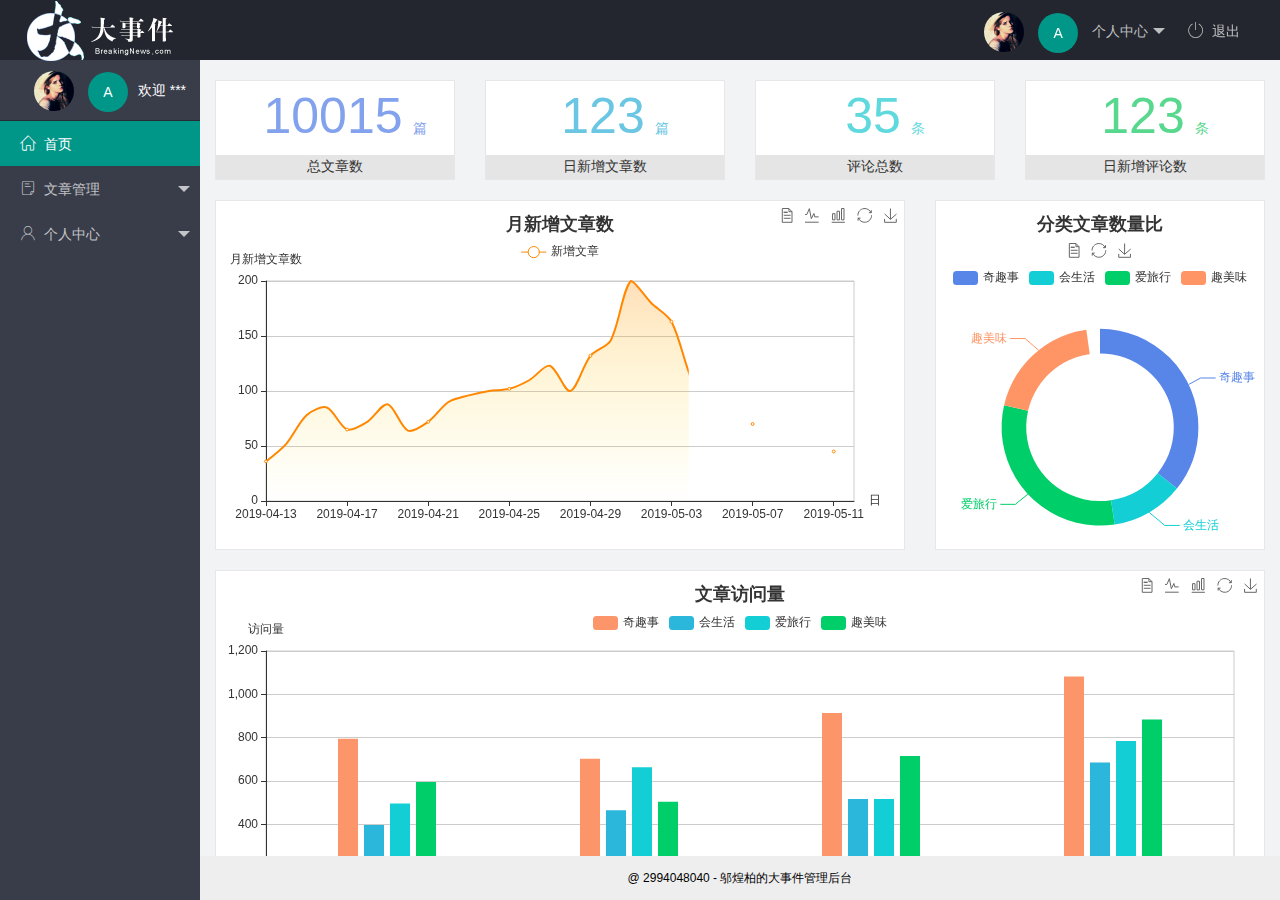
<file: index.html>
<!DOCTYPE html>
<html lang="en">

<head>
    <meta charset="UTF-8">
    <meta http-equiv="X-UA-Compatible" content="IE=edge">
    <meta name="viewport" content="width=device-width, initial-scale=1.0">
    <title>大事件管理后台</title>
    <!-- 导入layui的css样式 -->
    <link rel="stylesheet" href="/assets/lib/layui/css/layui.css" />
    <!-- 导入自己的index.css样式 -->
    <link rel="stylesheet" href="/assets/css/index.css" />
    <!-- 导入iconfont图标样式 -->
    <link rel="stylesheet" href="/assets/fonts/iconfont.css">
</head>

<body>
    <div class="layui-layout layui-layout-admin">
        <div class="layui-header">
            <div class="layui-logo"><img src="/assets/images/logo.png" alt=""></div>
            <!-- 头部区域（可配合layui 已有的水平导航） -->
            <ul class="layui-nav layui-layout-right">
                <li class="layui-nav-item">
                    <a href="javascript:;" class="info">
                        <img src="/assets/images/sample.jpg" class="layui-nav-img"> <span class="text-avatar">A</span> 个人中心
                    </a>
                    <dl class="layui-nav-child">
                        <dd><a href="/user/user_info.html" target="fm">基本资料</a></dd>
                        <dd><a href="/user/user_ava.html" target="fm">更换头像</a></dd>
                        <dd><a target="fm" href="/user/user_pwd.html">重置密码</a></dd>
                    </dl>
                </li>
                <li class="layui-nav-item"><a href="javascript:;" id="btnLogout"><span class="iconfont icon-tuichu"></span>退出</a></li>
            </ul>
        </div>

        <div class="layui-side layui-bg-black">
            <div class="layui-side-scroll">
                <div class="layui-nav-item info">
                    <img src="/assets/images/sample.jpg" class="layui-nav-img"> <span class="text-avatar">A</span><span class="welcome">欢迎 ***</span>
                </div>
                <!-- 左侧导航区域（可配合layui已有的垂直导航） -->
                <ul class="layui-nav layui-nav-tree" lay-shrink="all">
                    <li class="layui-nav-item layui-this">
                        <a target="fm" href="/home/dashboard.html"><span class="iconfont icon-home"></span>首页</a>
                    </li>
                    <li class="layui-nav-item">
                        <a href="javascript:;"><span class="iconfont icon-16"></span>文章管理</a>
                        <dl class="layui-nav-child">
                            <dd><a href="/article/art_cate.html" target="fm"><i class="layui-icon layui-icon-app"></i>文章类别</a></dd>
                            <dd><a href="/article/art_list.html" target="fm"><i class="layui-icon layui-icon-app"></i>文章列表</a></dd>
                            <dd><a href="/article/art_pub.html" target="fm"><i class="layui-icon layui-icon-app"></i>发表文章</a></dd>
                        </dl>
                    </li>
                    <li class="layui-nav-item">
                        <a href="javascript:;"><span class="iconfont icon-user
                            "></span>个人中心</a>
                        <dl class="layui-nav-child">
                            <dd><a href="/user/user_info.html" target="fm"><i class="layui-icon layui-icon-app"></i>基本资料</a></dd>
                            <dd><a href="/user/user_ava.html" target="fm"><i class="layui-icon layui-icon-app"></i>更换头像</a></dd>
                            <dd><a target="fm" href="/user/user_pwd.html"><i class="layui-icon layui-icon-app"></i>重置密码</a></dd>
                        </dl>
                    </li>
                </ul>
            </div>
        </div>

        <div class="layui-body">
            <!-- 内容主体区域 -->
            <iframe name="fm" src="/home/dashboard.html" frameborder="0"></iframe>
        </div>

        <div class="layui-footer">
            <!-- 底部固定区域 -->
            @ 2994048040 - 邬煌柏的大事件管理后台
        </div>
    </div>
    <!-- 导入layui的js文件 -->
    <script src="/assets/lib/layui/layui.all.js"></script>
    <!-- 导入jq文件 -->
    <script src="/assets/lib/jquery.js"></script>
    <!-- 导入baseAPI文件 -->
    <script src="/assets/js/baseAPI.js"></script>
    <!-- 导入自己的index.js文件 -->
    <script src="/assets/js/index.js"></script>
</body>

</html>
</file>
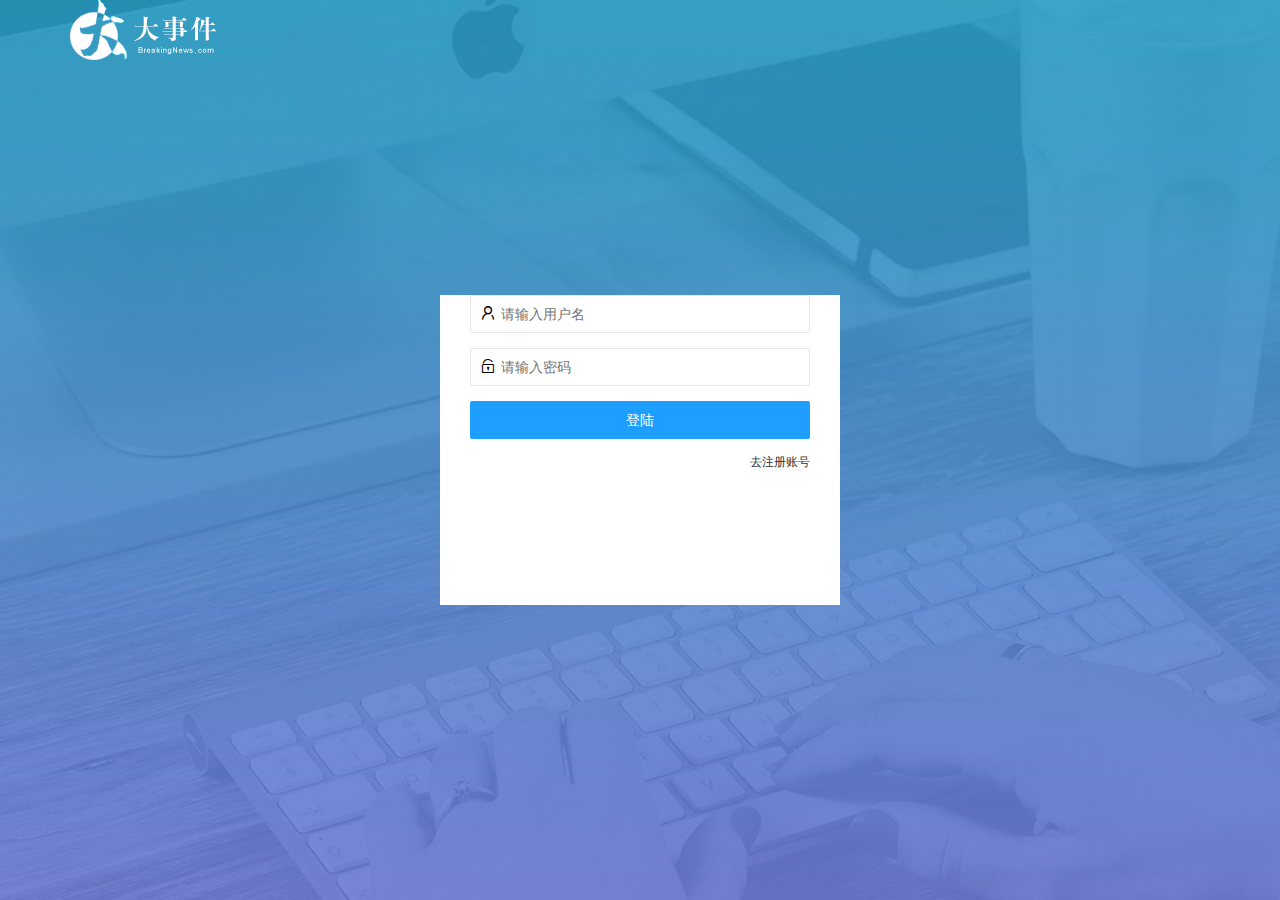
<file: login.html>
<!DOCTYPE html>
<html lang="en">

<head>
    <meta charset="UTF-8">
    <meta http-equiv="X-UA-Compatible" content="IE=edge">
    <meta name="viewport" content="width=device-width, initial-scale=1.0">
    <title>大事件-登陆/注册</title>
    <!-- 导入 layUI 模版 -->
    <link rel="stylesheet" href="/assets/lib/layui/css/layui.css" />
    <!-- 导入自己写的登陆样式 -->
    <link rel="stylesheet" href="/assets/css/login.css" />
</head>

<body>
    <!-- 头部的logo区域 -->
    <div class="layui-main">
        <img src="/assets/images/logo.png" alt="" />
    </div>
    <!-- 登陆注册区域 -->
    <div class="loginAndRegBox">
        <div class="title-b  ox"></div>
        <!-- 登陆的div -->
        <div class="login-box">
            <form class="layui-form" id="form_login">
                <!-- 用户名 -->
                <div class="layui-form-item">
                    <i class="layui-icon layui-icon-username"></i>
                    <input type="text" name="username" required lay-verify="required" placeholder="请输入用户名" autocomplete="off" class="layui-input">
                </div>
                <!-- 密码 -->
                <div class="layui-form-item">
                    <i class="layui-icon layui-icon-password"></i>
                    <input type="password" name="password" required lay-verify="required|pwd" placeholder="请输入密码" autocomplete="off" class="layui-input">
                </div>
                <!-- 登陆按钮 -->
                <div class="layui-form-item">
                    <!-- 注意：表单提交按钮和普通按钮的区别，就是lay-submit属性 -->
                    <button class="layui-btn layui-btn-fluid layui-btn-normal" lay-submit>登陆</button>
                </div>
                <div class="layui-form-item links">
                    <a href="javascript:;" id="link_reg">去注册账号</a>
                </div>
            </form>

        </div>
        <!-- 注册的div -->
        <div class="reg-box">
            <form class="layui-form" id="form_reg">
                <!-- 注册用户名 -->
                <div class="layui-form-item">
                    <i class="layui-icon layui-icon-username"></i>
                    <input type="text" name="username" required lay-verify="required" placeholder="请输入用户名" autocomplete="off" class="layui-input" id="name">
                </div>
                <!-- 注册密码 -->
                <div class="layui-form-item">
                    <i class="layui-icon layui-icon-password"></i>
                    <input type="password" name="password" required lay-verify="required|pwd" placeholder="请输入密码" autocomplete="off" class="layui-input" id="pwd">
                </div>
                <!-- 确认密码 -->
                <div class="layui-form-item">
                    <i class="layui-icon layui-icon-password"></i>
                    <input type="password" name="repassword" required lay-verify="required|pwd|repwd" placeholder="再次确认密码" autocomplete="off" class="layui-input" id="repwd">
                </div>
                <!-- 注册按钮 -->
                <div class="layui-form-item">
                    <!-- 注意：表单提交按钮和普通按钮的区别，就是lay-submit属性 -->
                    <button class="layui-btn layui-btn-fluid layui-btn-normal" lay-submit>注册</button>
                </div>
                <div class="layui-form-item links">
                    <a href="javascript:;" id="link_login">去登陆</a>
                </div>
            </form>

        </div>
    </div>
    <!-- 导入 layUI 的js文件 -->
    <script src="/assets/lib/layui/layui.all.js"></script>
    <!-- 导入jQuery -->
    <script src="/assets/lib/jquery.js"></script>
    <!-- 导入自己的jQuery脚本 -->
    <script src="/assets/js/login.js"></script>
</body>

</html>
</file>
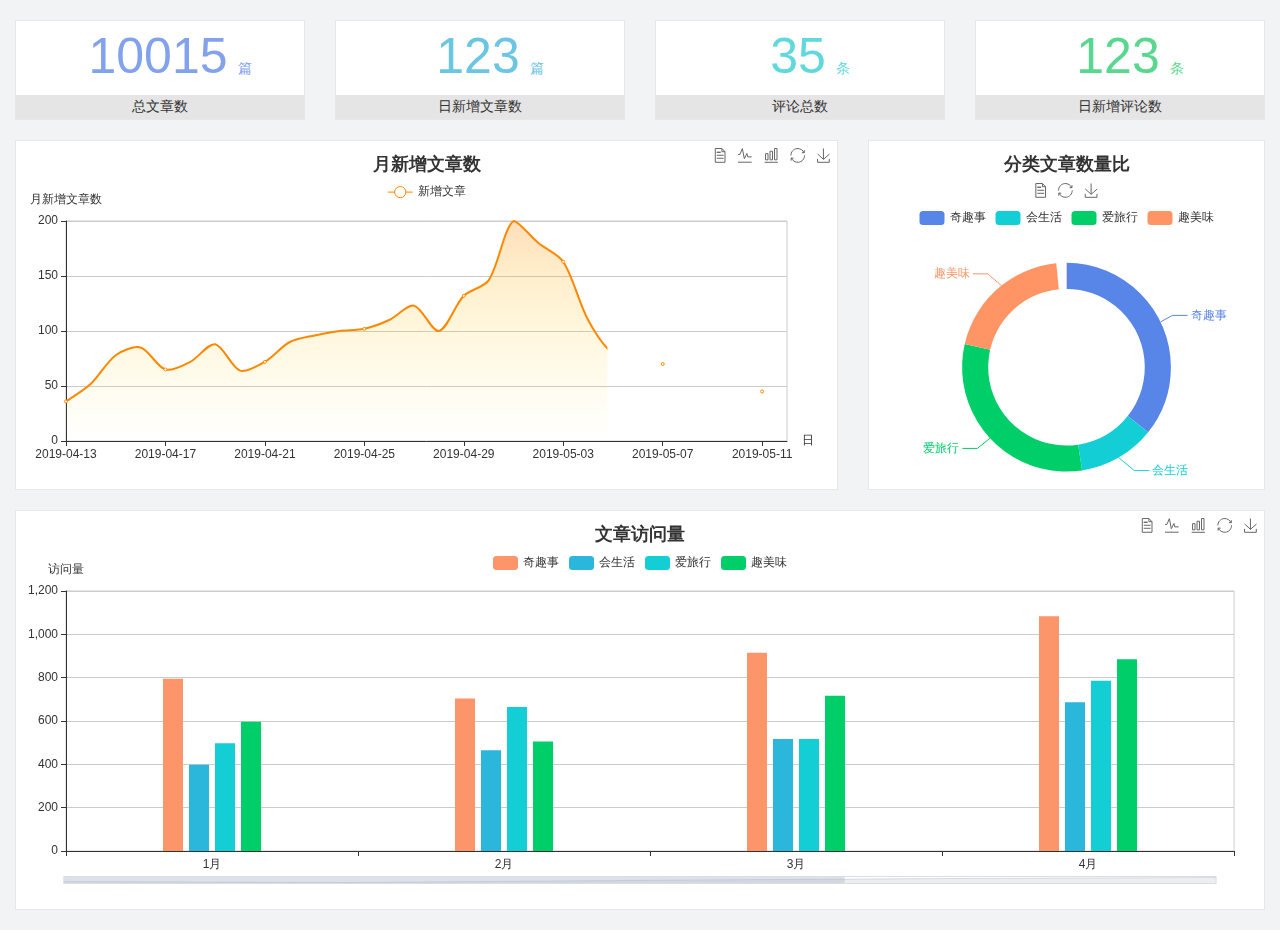
<file: home/dashboard.html>
<!DOCTYPE html>
<html lang="en">

<head>
  <meta charset="UTF-8">
  <meta name="viewport" content="width=device-width, initial-scale=1.0">
  <meta http-equiv="X-UA-Compatible" content="ie=edge">
  <title>图表统计</title>
  <link rel="stylesheet" href="../../assets/lib/bootstrap.css" />
  <link rel="stylesheet" href="../../assets/lib/main.css" />
  <script src="../../assets/lib/jquery.js"></script>
  <script type="text/javascript" src="../../assets/lib/echarts.min.js"></script>
</head>

<body>
  <div class="container-fluid">
    <div class="row spannel_list">
      <div class="col-sm-3 col-xs-6">
        <div class="spannel">
          <em>10015</em><span>篇</span>
          <b>总文章数</b>
        </div>
      </div>
      <div class="col-sm-3 col-xs-6">
        <div class="spannel scolor01">
          <em>123</em><span>篇</span>
          <b>日新增文章数</b>
        </div>
      </div>
      <div class="col-sm-3 col-xs-6">
        <div class="spannel scolor02">
          <em>35</em><span>条</span>
          <b>评论总数</b>
        </div>
      </div>
      <div class="col-sm-3 col-xs-6">
        <div class="spannel scolor03">
          <em>123</em><span>条</span>
          <b>日新增评论数</b>
        </div>
      </div>
    </div>
  </div>

  <div class="container-fluid">
    <div class="row curve-pie">
      <div class="col-lg-8 col-md-8">
        <div class="gragh_pannel" id="curve_show"></div>
      </div>
      <div class="col-lg-4 col-md-4">
        <div class="gragh_pannel" id="pie_show"></div>
      </div>
    </div>
  </div>

  <div class="container-fluid">
    <div class="column_pannel" id="column_show"></div>
  </div>

  <script>
    var oChart = echarts.init(document.getElementById('curve_show'));
    var aList_all = [
      { 'count': 36, 'date': '2019-04-13' },
      { 'count': 52, 'date': '2019-04-14' },
      { 'count': 78, 'date': '2019-04-15' },
      { 'count': 85, 'date': '2019-04-16' },
      { 'count': 65, 'date': '2019-04-17' },
      { 'count': 72, 'date': '2019-04-18' },
      { 'count': 88, 'date': '2019-04-19' },
      { 'count': 64, 'date': '2019-04-20' },
      { 'count': 72, 'date': '2019-04-21' },
      { 'count': 90, 'date': '2019-04-22' },
      { 'count': 96, 'date': '2019-04-23' },
      { 'count': 100, 'date': '2019-04-24' },
      { 'count': 102, 'date': '2019-04-25' },
      { 'count': 110, 'date': '2019-04-26' },
      { 'count': 123, 'date': '2019-04-27' },
      { 'count': 100, 'date': '2019-04-28' },
      { 'count': 132, 'date': '2019-04-29' },
      { 'count': 146, 'date': '2019-04-30' },
      { 'count': 200, 'date': '2019-05-01' },
      { 'count': 180, 'date': '2019-05-02' },
      { 'count': 163, 'date': '2019-05-03' },
      { 'count': 110, 'date': '2019-05-04' },
      { 'count': 80, 'date': '2019-05-05' },
      { 'count': 82, 'date': '2019-05-06' },
      { 'count': 70, 'date': '2019-05-07' },
      { 'count': 65, 'date': '2019-05-08' },
      { 'count': 54, 'date': '2019-05-09' },
      { 'count': 40, 'date': '2019-05-10' },
      { 'count': 45, 'date': '2019-05-11' },
      { 'count': 38, 'date': '2019-05-12' },
    ];

    let aCount = [];
    let aDate = [];

    for (var i = 0; i < aList_all.length; i++) {
      aCount.push(aList_all[i].count);
      aDate.push(aList_all[i].date);
    }

    var chartopt = {
      title: {
        text: '月新增文章数',
        left: 'center',
        top: '10'
      },
      tooltip: {
        trigger: 'axis'
      },
      legend: {
        data: ['新增文章'],
        top: '40'
      },
      toolbox: {
        show: true,
        feature: {
          mark: { show: true },
          dataView: { show: true, readOnly: false },
          magicType: { show: true, type: ['line', 'bar'] },
          restore: { show: true },
          saveAsImage: { show: true }
        }
      },
      calculable: true,
      xAxis: [
        {
          name: '日',
          type: 'category',
          boundaryGap: false,
          data: aDate
        }
      ],
      yAxis: [
        {
          name: '月新增文章数',
          type: 'value'
        }
      ],
      series: [
        {
          name: '新增文章',
          type: 'line',
          smooth: true,
          itemStyle: { normal: { areaStyle: { type: 'default' }, color: '#f80' }, lineStyle: { color: '#f80' } },
          data: aCount
        }],
      areaStyle: {
        normal: {
          color: new echarts.graphic.LinearGradient(0, 0, 0, 1, [{
            offset: 0,
            color: 'rgba(255,136,0,0.39)'
          }, {
            offset: .34,
            color: 'rgba(255,180,0,0.25)'
          }, {
            offset: 1,
            color: 'rgba(255,222,0,0.00)'
          }])

        }
      },
      grid: {
        show: true,
        x: 50,
        x2: 50,
        y: 80,
        height: 220
      }
    };

    oChart.setOption(chartopt);


    var oPie = echarts.init(document.getElementById('pie_show'));
    var oPieopt =
    {
      title: {
        top: 10,
        text: '分类文章数量比',
        x: 'center'
      },
      tooltip: {
        trigger: 'item',
        formatter: "{a} <br/>{b} : {c} ({d}%)"
      },
      color: ['#5885e8', '#13cfd5', '#00ce68', '#ff9565'],
      legend: {
        x: 'center',
        top: 65,
        data: ['奇趣事', '会生活', '爱旅行', '趣美味']
      },
      toolbox: {
        show: true,
        x: 'center',
        top: 35,
        feature: {
          mark: { show: true },
          dataView: { show: true, readOnly: false },
          magicType: {
            show: true,
            type: ['pie', 'funnel'],
            option: {
              funnel: {
                x: '25%',
                width: '50%',
                funnelAlign: 'left',
                max: 1548
              }
            }
          },
          restore: { show: true },
          saveAsImage: { show: true }
        }
      },
      calculable: true,
      series: [
        {
          name: '访问来源',
          type: 'pie',
          radius: ['45%', '60%'],
          center: ['50%', '65%'],
          data: [
            { value: 300, name: '奇趣事' },
            { value: 100, name: '会生活' },
            { value: 260, name: '爱旅行' },
            { value: 180, name: '趣美味' }
          ]
        }
      ]
    };
    oPie.setOption(oPieopt);



    var oColumn = this.echarts.init(document.getElementById('column_show'));
    var oColumnopt =
    {
      title: {
        text: '文章访问量',
        left: 'center',
        top: '10'
      },
      tooltip: {
        trigger: 'axis'
      },
      legend: {
        data: ['奇趣事', '会生活', '爱旅行', '趣美味'],
        top: '40'
      },
      toolbox: {
        show: true,
        feature: {
          mark: { show: true },
          dataView: { show: true, readOnly: false },
          magicType: { show: true, type: ['line', 'bar'] },
          restore: { show: true },
          saveAsImage: { show: true }
        }
      },
      calculable: true,
      xAxis: [
        {
          type: 'category',
          data: ['1月', '2月', '3月', '4月', '5月']
        }
      ],
      yAxis: [
        {
          name: '访问量',
          type: 'value'
        }
      ],
      series: [
        {
          name: '奇趣事',
          type: 'bar',
          barWidth: 20,
          itemStyle: {
            normal: { areaStyle: { type: 'default' }, color: '#fd956a' }
          },
          data: [800, 708, 920, 1090, 1200]
        },
        {
          name: '会生活',
          type: 'bar',
          barWidth: 20,
          itemStyle: {
            normal: { areaStyle: { type: 'default' }, color: '#2bb6db' }
          },
          data: [400, 468, 520, 690, 800]
        },
        {
          name: '爱旅行',
          type: 'bar',
          barWidth: 20,
          itemStyle: {
            normal: { areaStyle: { type: 'default' }, color: '#13cfd5' }
          },
          data: [500, 668, 520, 790, 900]
        },
        {
          name: '趣美味',
          type: 'bar',
          barWidth: 20,
          itemStyle: {
            normal: { areaStyle: { type: 'default' }, color: '#00ce68' }
          },
          data: [600, 508, 720, 890, 1000]
        }
      ],
      grid: {
        show: true,
        x: 50,
        x2: 30,
        y: 80,
        height: 260
      },
      dataZoom: [//给x轴设置滚动条
        {
          start: 0,//默认为0
          end: 100 - 1000 / 31,//默认为100
          type: 'slider',
          show: true,
          xAxisIndex: [0],
          handleSize: 0,//滑动条的 左右2个滑动条的大小
          height: 8,//组件高度
          left: 45, //左边的距离
          right: 50,//右边的距离
          bottom: 26,//右边的距离
          handleColor: '#ddd',//h滑动图标的颜色
          handleStyle: {
            borderColor: "#cacaca",
            borderWidth: "1",
            shadowBlur: 2,
            background: "#ddd",
            shadowColor: "#ddd",
          }
        }]
    };
    oColumn.setOption(oColumnopt);
  </script>
</body>

</html>
</file>
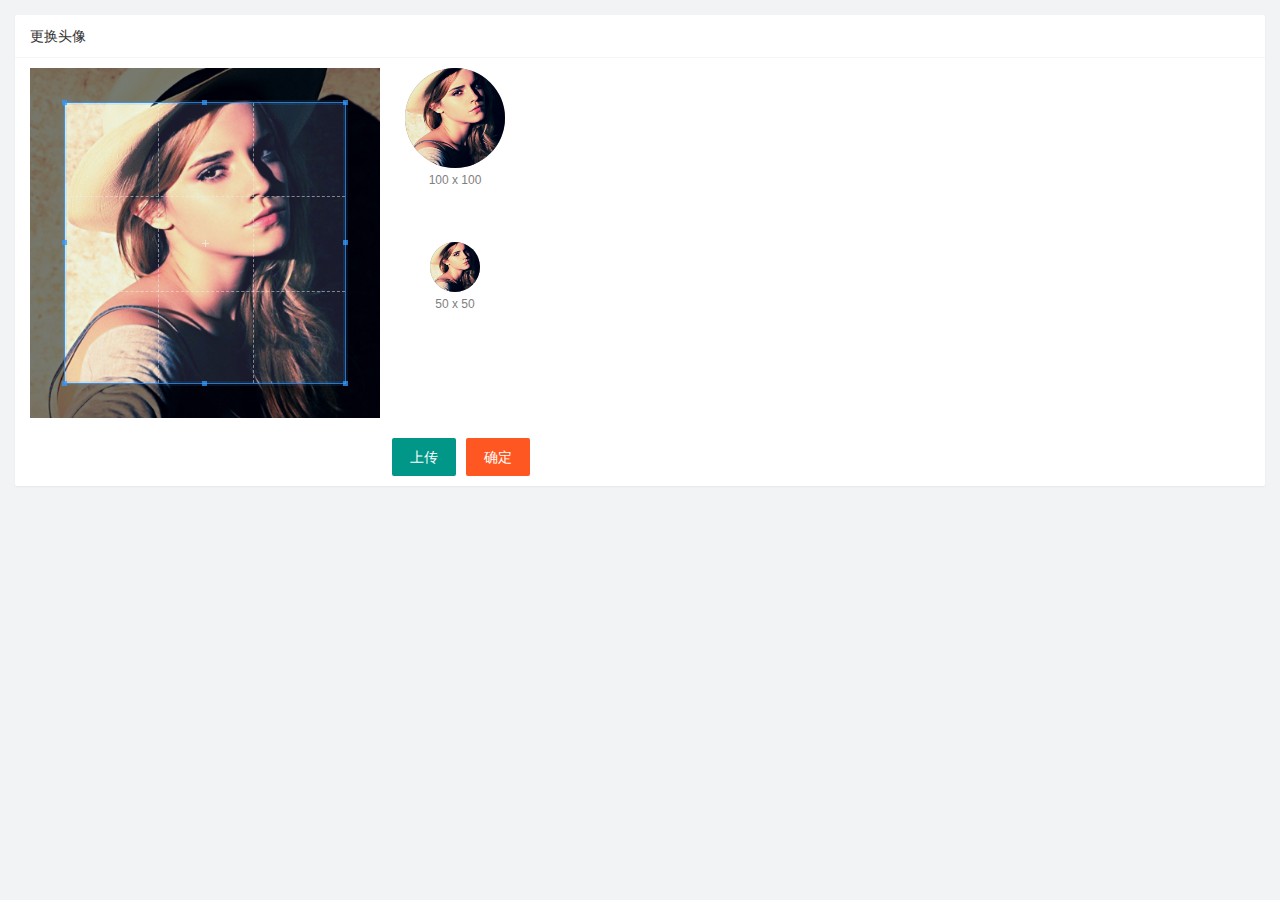
<file: user/user_ava.html>
<!DOCTYPE html>
<html lang="en">

<head>
    <meta charset="UTF-8">
    <meta http-equiv="X-UA-Compatible" content="IE=edge">
    <meta name="viewport" content="width=device-width, initial-scale=1.0">
    <title>头像区域</title>
    <!-- 导入layui的样式 -->
    <link rel="stylesheet" href="/assets/lib/layui/css/layui.css" />
    <!-- 导入cropper的css文件 -->
    <link rel="stylesheet" href="/assets/lib/cropper/cropper.css">
    <!-- 导入自己的样式 -->
    <link rel="stylesheet" href="/assets/css/user/user_ava.css" />
</head>

<body>
    <div class="layui-card">
        <div class="layui-card-header">更换头像</div>
        <div class="layui-card-body">
            <!-- 第一行的图片裁剪和预览区域 -->
            <div class="row1">
                <!-- 图片裁剪区域 -->
                <div class="cropper-box">
                    <!-- 这个 img 标签很重要，将来会把它初始化为裁剪区域 -->
                    <img id="image" src="/assets/images/sample.jpg" />
                </div>
                <!-- 图片的预览区域 -->
                <div class="preview-box">
                    <div>
                        <!-- 宽高为 100px 的预览区域 -->
                        <div class="img-preview w100"></div>
                        <p class="size">100 x 100</p>
                    </div>
                    <div>
                        <!-- 宽高为 50px 的预览区域 -->
                        <div class="img-preview w50"></div>
                        <p class="size">50 x 50</p>
                    </div>
                </div>
            </div>

            <!-- 第二行的按钮区域 -->
            <div class="row2">
                <!-- 可以通过 accept 属性指定，允许用户选择什么类型的文件 -->
                <input type="file" id="file" accept="image/png,image/jpeg" />
                <button type="button" class="layui-btn upload">上传</button>
                <button type="button" class="layui-btn layui-btn-danger" id="btnUpload">确定</button>
            </div>
        </div>
    </div>
    <script src="/assets/lib/layui/layui.all.js"></script>
    <!-- 先导入jquery -->
    <script src="/assets/lib/jquery.js"></script>
    <!-- 导入cropper -->
    <script src="/assets/lib/cropper/Cropper.js"></script>
    <script src="/assets/lib/cropper/jquery-cropper.js"></script>
    <script src="/assets/js/baseAPI.js"></script>
    <!-- 最后导入自己的jq文件 -->
    <script src="/assets/js/user/user_ava.js"></script>
</body>

</html>
</file>
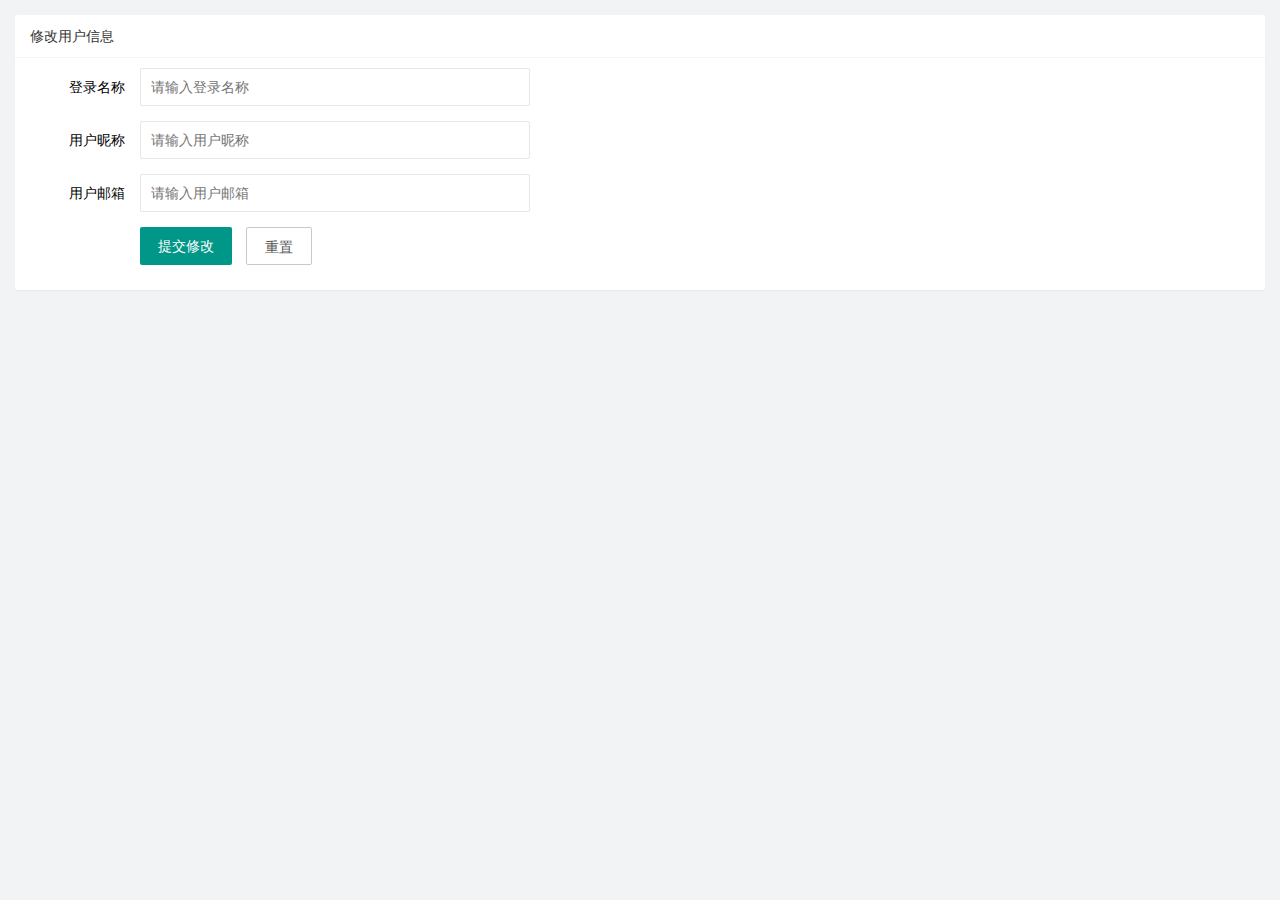
<file: user/user_info.html>
<!DOCTYPE html>
<html lang="en">

<head>
    <meta charset="UTF-8">
    <meta http-equiv="X-UA-Compatible" content="IE=edge">
    <meta name="viewport" content="width=device-width, initial-scale=1.0">
    <title>基本资料</title>
    <!-- 导入layui的样式 -->
    <link rel="stylesheet" href="/assets/lib/layui/css/layui.css" />
    <!-- 导入自己的css样式 -->
    <link rel="stylesheet" href="/assets/css/user/user_info.css" />
</head>

<body>
    <!-- 卡片区域 -->
    <div class="layui-card">
        <div class="layui-card-header">修改用户信息</div>
        <div class="layui-card-body">
            <!-- 表单提交 -->
            <form class="layui-form" lay-filter="formUserInfo">
                <!-- 这是隐藏域，方便data填写id -->
                <input type="hidden" name="id" />
                <div class="layui-form-item">
                    <label class="layui-form-label">登录名称</label>
                    <div class="layui-input-block">
                        <input type="text" name="username" placeholder="请输入登录名称" autocomplete="off" class="layui-input" readonly>
                    </div>
                </div>
                <div class="layui-form-item">
                    <label class="layui-form-label">用户昵称</label>
                    <div class="layui-input-block">
                        <input type="text" name="nickname" required lay-verify="required|nickname" placeholder="请输入用户昵称" autocomplete="off" class="layui-input">
                    </div>
                </div>
                <div class="layui-form-item">
                    <label class="layui-form-label">用户邮箱</label>
                    <div class="layui-input-block">
                        <input type="text" name="email" required lay-verify="required|email" placeholder="请输入用户邮箱" autocomplete="off" class="layui-input">
                    </div>
                </div>
                <div class="layui-form-item">
                    <div class="layui-input-block">
                        <button class="layui-btn" lay-submit lay-filter="formDemo">提交修改</button>
                        <button type="reset" class="layui-btn layui-btn-primary" id="btnReset">重置</button>
                    </div>
                </div>
            </form>
        </div>
    </div>
    <!-- 导入layui的js文件 -->
    <script src="/assets/lib/layui/layui.all.js"></script>
    <!-- 导入jquery.js文件 -->
    <script src="/assets/lib/jquery.js"></script>
    <!-- 导入baseAPI.js 文件 -->
    <script src="/assets/js/baseAPI.js"></script>
    <!-- 导入自己的js文件 -->
    <script src="/assets/js/user/user_info.js"></script>
</body>

</html>
</file>
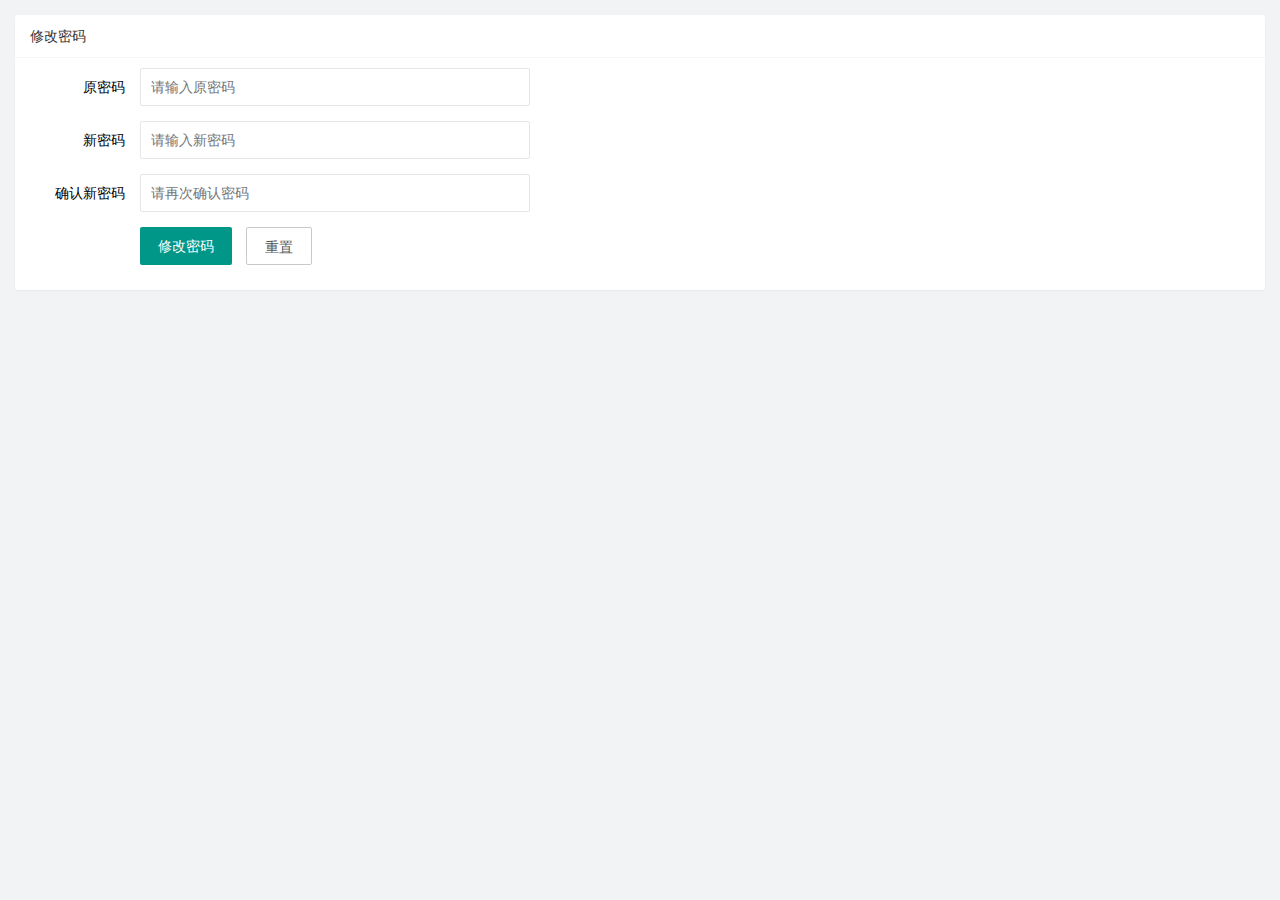
<file: user/user_pwd.html>
<!DOCTYPE html>
<html lang="en">

<head>
    <meta charset="UTF-8">
    <meta http-equiv="X-UA-Compatible" content="IE=edge">
    <meta name="viewport" content="width=device-width, initial-scale=1.0">
    <title>修改密码页面</title>
    <!-- 导入layui的样式表 -->
    <link rel="stylesheet" href="/assets/lib/layui/css/layui.css" />
    <!-- 导入我们自己的样式表 -->
    <link rel="stylesheet" href="/assets/css/user/user_pwd.css">
</head>

<body>
    <div class="layui-card">
        <div class="layui-card-header">修改密码</div>
        <div class="layui-card-body">
            <form class="layui-form" action="">
                <div class="layui-form-item">
                    <label class="layui-form-label">原密码</label>
                    <div class="layui-input-block">
                        <input type="text" name="oldPwd" required lay-verify="required|pwd" placeholder="请输入原密码" autocomplete="off" class="layui-input">
                    </div>
                </div>
                <div class="layui-form-item">
                    <label class="layui-form-label">新密码</label>
                    <div class="layui-input-block">
                        <input type="password" name="newPwd" required lay-verify="required|pwd|newPwd" placeholder="请输入新密码" autocomplete="off" class="layui-input">
                    </div>
                </div>
                <div class="layui-form-item">
                    <label class="layui-form-label">确认新密码</label>
                    <div class="layui-input-block">
                        <input type="password" name="rePwd" required lay-verify="required|pwd|rePwd" placeholder="请再次确认密码" autocomplete="off" class="layui-input">
                    </div>
                </div>
                <div class="layui-form-item">
                    <div class="layui-input-block">
                        <button class="layui-btn" lay-submit lay-filter="formDemo">修改密码</button>
                        <button type="reset" class="layui-btn layui-btn-primary">重置</button>
                    </div>
                </div>
            </form>
            <!-- 导入layui.js文件 -->
            <script src="/assets/lib/layui/layui.all.js"></script>
            <!-- 导入jquery文件 -->
            <script src="/assets/lib/jquery.js"></script>
            <!-- 导入baseAPI文件 -->
            <script src="/assets/js/baseAPI.js"></script>
            <!-- 导入自己的js文件 -->
            <script src="/assets/js/user/user_pwd.js"></script>
        </div>
    </div>
</body>

</html>
</file>
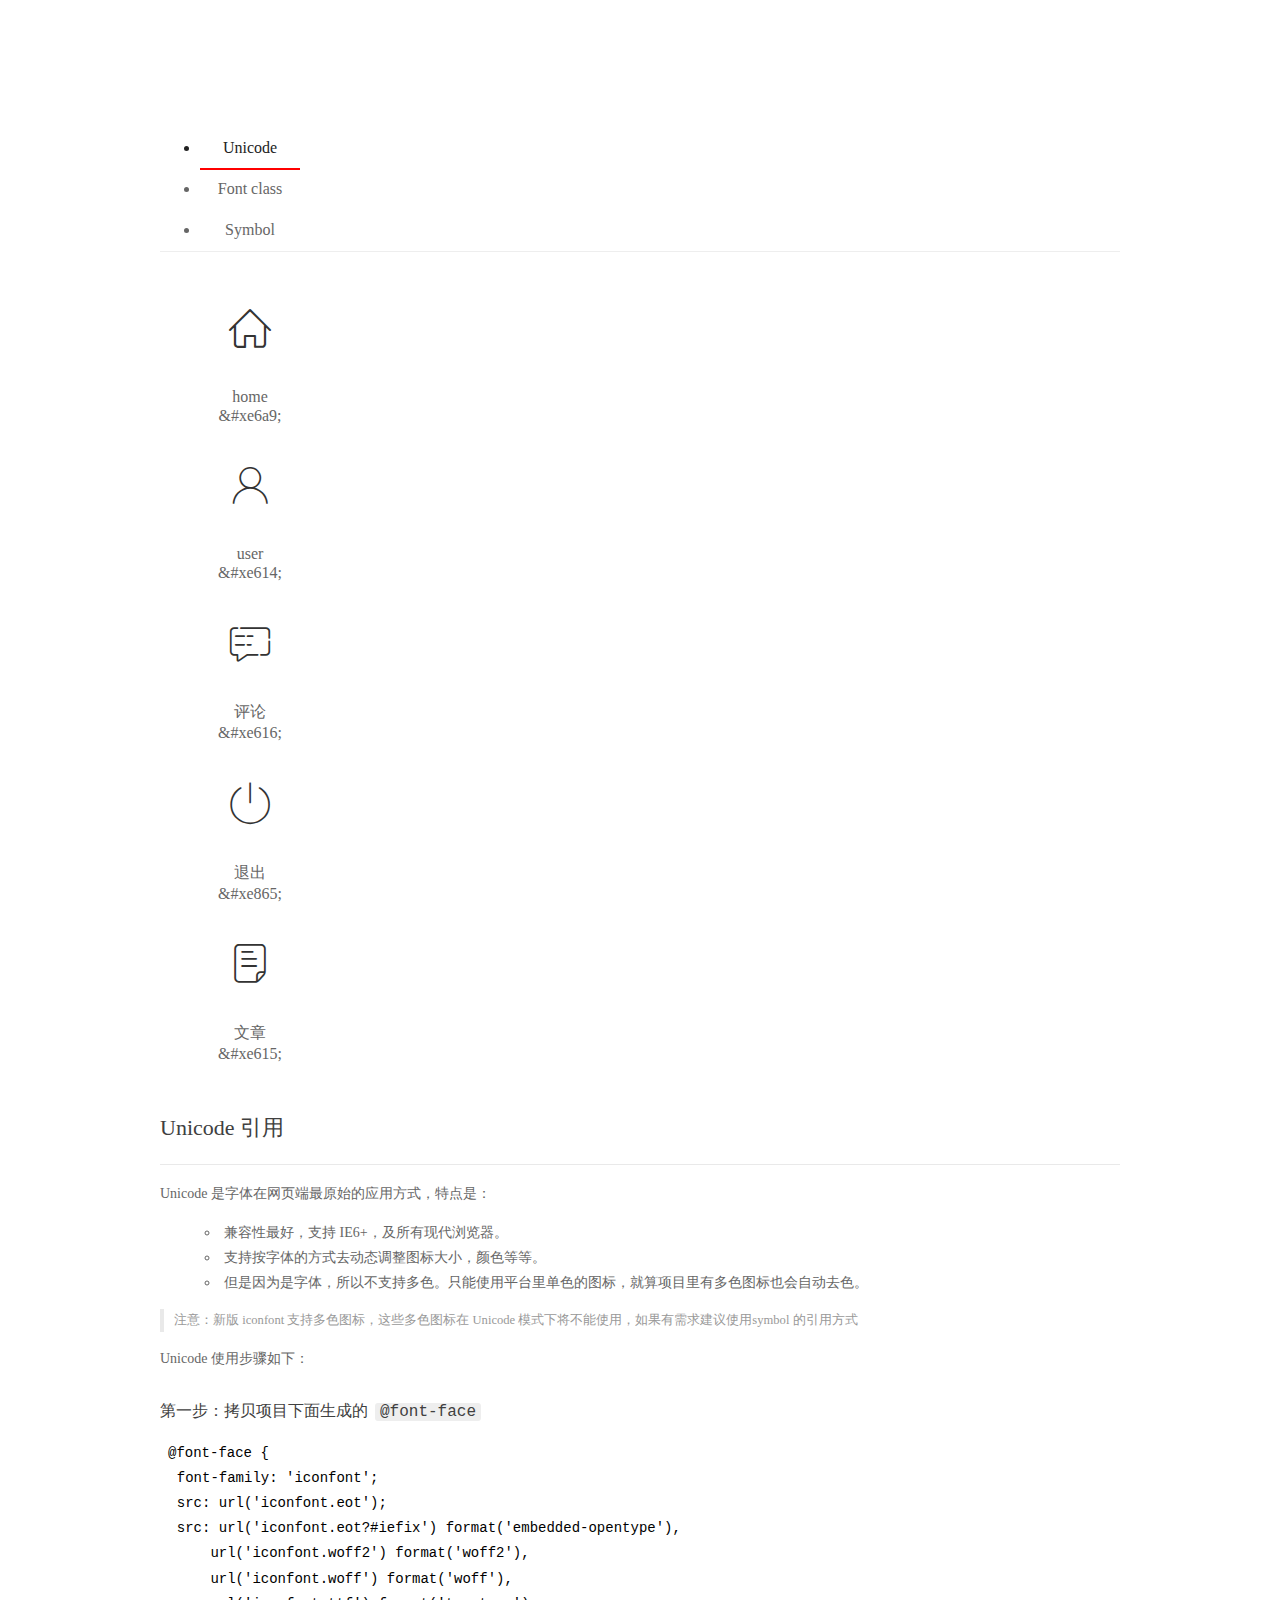
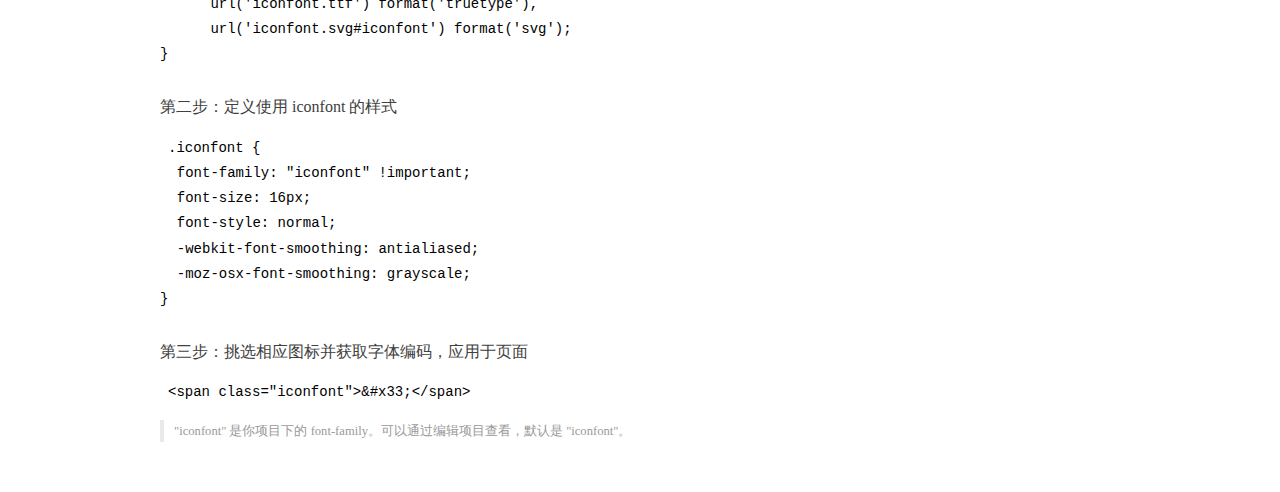
<file: assets/fonts/demo_index.html>
<!DOCTYPE html>
<html>
<head>
  <meta charset="utf-8"/>
  <title>IconFont Demo</title>
  <link rel="shortcut icon" href="https://gtms04.alicdn.com/tps/i4/TB1_oz6GVXXXXaFXpXXJDFnIXXX-64-64.ico" type="image/x-icon"/>
  <link rel="stylesheet" href="https://g.alicdn.com/thx/cube/1.3.2/cube.min.css">
  <link rel="stylesheet" href="demo.css">
  <link rel="stylesheet" href="iconfont.css">
  <script src="iconfont.js"></script>
  <!-- jQuery -->
  <script src="https://a1.alicdn.com/oss/uploads/2018/12/26/7bfddb60-08e8-11e9-9b04-53e73bb6408b.js"></script>
  <!-- 代码高亮 -->
  <script src="https://a1.alicdn.com/oss/uploads/2018/12/26/a3f714d0-08e6-11e9-8a15-ebf944d7534c.js"></script>
</head>
<body>
  <div class="main">
    <h1 class="logo"><a href="https://www.iconfont.cn/" title="iconfont 首页" target="_blank">&#xe86b;</a></h1>
    <div class="nav-tabs">
      <ul id="tabs" class="dib-box">
        <li class="dib active"><span>Unicode</span></li>
        <li class="dib"><span>Font class</span></li>
        <li class="dib"><span>Symbol</span></li>
      </ul>
      
    </div>
    <div class="tab-container">
      <div class="content unicode" style="display: block;">
          <ul class="icon_lists dib-box">
          
            <li class="dib">
              <span class="icon iconfont">&#xe6a9;</span>
                <div class="name">home</div>
                <div class="code-name">&amp;#xe6a9;</div>
              </li>
          
            <li class="dib">
              <span class="icon iconfont">&#xe614;</span>
                <div class="name">user</div>
                <div class="code-name">&amp;#xe614;</div>
              </li>
          
            <li class="dib">
              <span class="icon iconfont">&#xe616;</span>
                <div class="name">评论</div>
                <div class="code-name">&amp;#xe616;</div>
              </li>
          
            <li class="dib">
              <span class="icon iconfont">&#xe865;</span>
                <div class="name">退出</div>
                <div class="code-name">&amp;#xe865;</div>
              </li>
          
            <li class="dib">
              <span class="icon iconfont">&#xe615;</span>
                <div class="name">文章</div>
                <div class="code-name">&amp;#xe615;</div>
              </li>
          
          </ul>
          <div class="article markdown">
          <h2 id="unicode-">Unicode 引用</h2>
          <hr>

          <p>Unicode 是字体在网页端最原始的应用方式，特点是：</p>
          <ul>
            <li>兼容性最好，支持 IE6+，及所有现代浏览器。</li>
            <li>支持按字体的方式去动态调整图标大小，颜色等等。</li>
            <li>但是因为是字体，所以不支持多色。只能使用平台里单色的图标，就算项目里有多色图标也会自动去色。</li>
          </ul>
          <blockquote>
            <p>注意：新版 iconfont 支持多色图标，这些多色图标在 Unicode 模式下将不能使用，如果有需求建议使用symbol 的引用方式</p>
          </blockquote>
          <p>Unicode 使用步骤如下：</p>
          <h3 id="-font-face">第一步：拷贝项目下面生成的 <code>@font-face</code></h3>
<pre><code class="language-css"
>@font-face {
  font-family: 'iconfont';
  src: url('iconfont.eot');
  src: url('iconfont.eot?#iefix') format('embedded-opentype'),
      url('iconfont.woff2') format('woff2'),
      url('iconfont.woff') format('woff'),
      url('iconfont.ttf') format('truetype'),
      url('iconfont.svg#iconfont') format('svg');
}
</code></pre>
          <h3 id="-iconfont-">第二步：定义使用 iconfont 的样式</h3>
<pre><code class="language-css"
>.iconfont {
  font-family: "iconfont" !important;
  font-size: 16px;
  font-style: normal;
  -webkit-font-smoothing: antialiased;
  -moz-osx-font-smoothing: grayscale;
}
</code></pre>
          <h3 id="-">第三步：挑选相应图标并获取字体编码，应用于页面</h3>
<pre>
<code class="language-html"
>&lt;span class="iconfont"&gt;&amp;#x33;&lt;/span&gt;
</code></pre>
          <blockquote>
            <p>"iconfont" 是你项目下的 font-family。可以通过编辑项目查看，默认是 "iconfont"。</p>
          </blockquote>
          </div>
      </div>
      <div class="content font-class">
        <ul class="icon_lists dib-box">
          
          <li class="dib">
            <span class="icon iconfont icon-home"></span>
            <div class="name">
              home
            </div>
            <div class="code-name">.icon-home
            </div>
          </li>
          
          <li class="dib">
            <span class="icon iconfont icon-user"></span>
            <div class="name">
              user
            </div>
            <div class="code-name">.icon-user
            </div>
          </li>
          
          <li class="dib">
            <span class="icon iconfont icon-pinglun"></span>
            <div class="name">
              评论
            </div>
            <div class="code-name">.icon-pinglun
            </div>
          </li>
          
          <li class="dib">
            <span class="icon iconfont icon-tuichu"></span>
            <div class="name">
              退出
            </div>
            <div class="code-name">.icon-tuichu
            </div>
          </li>
          
          <li class="dib">
            <span class="icon iconfont icon-16"></span>
            <div class="name">
              文章
            </div>
            <div class="code-name">.icon-16
            </div>
          </li>
          
        </ul>
        <div class="article markdown">
        <h2 id="font-class-">font-class 引用</h2>
        <hr>

        <p>font-class 是 Unicode 使用方式的一种变种，主要是解决 Unicode 书写不直观，语意不明确的问题。</p>
        <p>与 Unicode 使用方式相比，具有如下特点：</p>
        <ul>
          <li>兼容性良好，支持 IE8+，及所有现代浏览器。</li>
          <li>相比于 Unicode 语意明确，书写更直观。可以很容易分辨这个 icon 是什么。</li>
          <li>因为使用 class 来定义图标，所以当要替换图标时，只需要修改 class 里面的 Unicode 引用。</li>
          <li>不过因为本质上还是使用的字体，所以多色图标还是不支持的。</li>
        </ul>
        <p>使用步骤如下：</p>
        <h3 id="-fontclass-">第一步：引入项目下面生成的 fontclass 代码：</h3>
<pre><code class="language-html">&lt;link rel="stylesheet" href="./iconfont.css"&gt;
</code></pre>
        <h3 id="-">第二步：挑选相应图标并获取类名，应用于页面：</h3>
<pre><code class="language-html">&lt;span class="iconfont icon-xxx"&gt;&lt;/span&gt;
</code></pre>
        <blockquote>
          <p>"
            iconfont" 是你项目下的 font-family。可以通过编辑项目查看，默认是 "iconfont"。</p>
        </blockquote>
      </div>
      </div>
      <div class="content symbol">
          <ul class="icon_lists dib-box">
          
            <li class="dib">
                <svg class="icon svg-icon" aria-hidden="true">
                  <use xlink:href="#icon-home"></use>
                </svg>
                <div class="name">home</div>
                <div class="code-name">#icon-home</div>
            </li>
          
            <li class="dib">
                <svg class="icon svg-icon" aria-hidden="true">
                  <use xlink:href="#icon-user"></use>
                </svg>
                <div class="name">user</div>
                <div class="code-name">#icon-user</div>
            </li>
          
            <li class="dib">
                <svg class="icon svg-icon" aria-hidden="true">
                  <use xlink:href="#icon-pinglun"></use>
                </svg>
                <div class="name">评论</div>
                <div class="code-name">#icon-pinglun</div>
            </li>
          
            <li class="dib">
                <svg class="icon svg-icon" aria-hidden="true">
                  <use xlink:href="#icon-tuichu"></use>
                </svg>
                <div class="name">退出</div>
                <div class="code-name">#icon-tuichu</div>
            </li>
          
            <li class="dib">
                <svg class="icon svg-icon" aria-hidden="true">
                  <use xlink:href="#icon-16"></use>
                </svg>
                <div class="name">文章</div>
                <div class="code-name">#icon-16</div>
            </li>
          
          </ul>
          <div class="article markdown">
          <h2 id="symbol-">Symbol 引用</h2>
          <hr>

          <p>这是一种全新的使用方式，应该说这才是未来的主流，也是平台目前推荐的用法。相关介绍可以参考这篇<a href="">文章</a>
            这种用法其实是做了一个 SVG 的集合，与另外两种相比具有如下特点：</p>
          <ul>
            <li>支持多色图标了，不再受单色限制。</li>
            <li>通过一些技巧，支持像字体那样，通过 <code>font-size</code>, <code>color</code> 来调整样式。</li>
            <li>兼容性较差，支持 IE9+，及现代浏览器。</li>
            <li>浏览器渲染 SVG 的性能一般，还不如 png。</li>
          </ul>
          <p>使用步骤如下：</p>
          <h3 id="-symbol-">第一步：引入项目下面生成的 symbol 代码：</h3>
<pre><code class="language-html">&lt;script src="./iconfont.js"&gt;&lt;/script&gt;
</code></pre>
          <h3 id="-css-">第二步：加入通用 CSS 代码（引入一次就行）：</h3>
<pre><code class="language-html">&lt;style&gt;
.icon {
  width: 1em;
  height: 1em;
  vertical-align: -0.15em;
  fill: currentColor;
  overflow: hidden;
}
&lt;/style&gt;
</code></pre>
          <h3 id="-">第三步：挑选相应图标并获取类名，应用于页面：</h3>
<pre><code class="language-html">&lt;svg class="icon" aria-hidden="true"&gt;
  &lt;use xlink:href="#icon-xxx"&gt;&lt;/use&gt;
&lt;/svg&gt;
</code></pre>
          </div>
      </div>

    </div>
  </div>
  <script>
  $(document).ready(function () {
      $('.tab-container .content:first').show()

      $('#tabs li').click(function (e) {
        var tabContent = $('.tab-container .content')
        var index = $(this).index()

        if ($(this).hasClass('active')) {
          return
        } else {
          $('#tabs li').removeClass('active')
          $(this).addClass('active')

          tabContent.hide().eq(index).fadeIn()
        }
      })
    })
  </script>
</body>
</html>
</file>
<file: assets/lib/layui/css/layui.css>
/** layui-v2.5.5 MIT License By https://www.layui.com */
 .layui-inline,img{display:inline-block;vertical-align:middle}h1,h2,h3,h4,h5,h6{font-weight:400}.layui-edge,.layui-header,.layui-inline,.layui-main{position:relative}.layui-body,.layui-edge,.layui-elip{overflow:hidden}.layui-btn,.layui-edge,.layui-inline,img{vertical-align:middle}.layui-btn,.layui-disabled,.layui-icon,.layui-unselect{-moz-user-select:none;-webkit-user-select:none;-ms-user-select:none}.layui-elip,.layui-form-checkbox span,.layui-form-pane .layui-form-label{text-overflow:ellipsis;white-space:nowrap}.layui-breadcrumb,.layui-tree-btnGroup{visibility:hidden}blockquote,body,button,dd,div,dl,dt,form,h1,h2,h3,h4,h5,h6,input,li,ol,p,pre,td,textarea,th,ul{margin:0;padding:0;-webkit-tap-highlight-color:rgba(0,0,0,0)}a:active,a:hover{outline:0}img{border:none}li{list-style:none}table{border-collapse:collapse;border-spacing:0}h4,h5,h6{font-size:100%}button,input,optgroup,option,select,textarea{font-family:inherit;font-size:inherit;font-style:inherit;font-weight:inherit;outline:0}pre{white-space:pre-wrap;white-space:-moz-pre-wrap;white-space:-pre-wrap;white-space:-o-pre-wrap;word-wrap:break-word}body{line-height:24px;font:14px Helvetica Neue,Helvetica,PingFang SC,Tahoma,Arial,sans-serif}hr{height:1px;margin:10px 0;border:0;clear:both}a{color:#333;text-decoration:none}a:hover{color:#777}a cite{font-style:normal;*cursor:pointer}.layui-border-box,.layui-border-box *{box-sizing:border-box}.layui-box,.layui-box *{box-sizing:content-box}.layui-clear{clear:both;*zoom:1}.layui-clear:after{content:'\20';clear:both;*zoom:1;display:block;height:0}.layui-inline{*display:inline;*zoom:1}.layui-edge{display:inline-block;width:0;height:0;border-width:6px;border-style:dashed;border-color:transparent}.layui-edge-top{top:-4px;border-bottom-color:#999;border-bottom-style:solid}.layui-edge-right{border-left-color:#999;border-left-style:solid}.layui-edge-bottom{top:2px;border-top-color:#999;border-top-style:solid}.layui-edge-left{border-right-color:#999;border-right-style:solid}.layui-disabled,.layui-disabled:hover{color:#d2d2d2!important;cursor:not-allowed!important}.layui-circle{border-radius:100%}.layui-show{display:block!important}.layui-hide{display:none!important}@font-face{font-family:layui-icon;src:url(../font/iconfont.eot?v=250);src:url(../font/iconfont.eot?v=250#iefix) format('embedded-opentype'),url(../font/iconfont.woff2?v=250) format('woff2'),url(../font/iconfont.woff?v=250) format('woff'),url(../font/iconfont.ttf?v=250) format('truetype'),url(../font/iconfont.svg?v=250#layui-icon) format('svg')}.layui-icon{font-family:layui-icon!important;font-size:16px;font-style:normal;-webkit-font-smoothing:antialiased;-moz-osx-font-smoothing:grayscale}.layui-icon-reply-fill:before{content:"\e611"}.layui-icon-set-fill:before{content:"\e614"}.layui-icon-menu-fill:before{content:"\e60f"}.layui-icon-search:before{content:"\e615"}.layui-icon-share:before{content:"\e641"}.layui-icon-set-sm:before{content:"\e620"}.layui-icon-engine:before{content:"\e628"}.layui-icon-close:before{content:"\1006"}.layui-icon-close-fill:before{content:"\1007"}.layui-icon-chart-screen:before{content:"\e629"}.layui-icon-star:before{content:"\e600"}.layui-icon-circle-dot:before{content:"\e617"}.layui-icon-chat:before{content:"\e606"}.layui-icon-release:before{content:"\e609"}.layui-icon-list:before{content:"\e60a"}.layui-icon-chart:before{content:"\e62c"}.layui-icon-ok-circle:before{content:"\1005"}.layui-icon-layim-theme:before{content:"\e61b"}.layui-icon-table:before{content:"\e62d"}.layui-icon-right:before{content:"\e602"}.layui-icon-left:before{content:"\e603"}.layui-icon-cart-simple:before{content:"\e698"}.layui-icon-face-cry:before{content:"\e69c"}.layui-icon-face-smile:before{content:"\e6af"}.layui-icon-survey:before{content:"\e6b2"}.layui-icon-tree:before{content:"\e62e"}.layui-icon-upload-circle:before{content:"\e62f"}.layui-icon-add-circle:before{content:"\e61f"}.layui-icon-download-circle:before{content:"\e601"}.layui-icon-templeate-1:before{content:"\e630"}.layui-icon-util:before{content:"\e631"}.layui-icon-face-surprised:before{content:"\e664"}.layui-icon-edit:before{content:"\e642"}.layui-icon-speaker:before{content:"\e645"}.layui-icon-down:before{content:"\e61a"}.layui-icon-file:before{content:"\e621"}.layui-icon-layouts:before{content:"\e632"}.layui-icon-rate-half:before{content:"\e6c9"}.layui-icon-add-circle-fine:before{content:"\e608"}.layui-icon-prev-circle:before{content:"\e633"}.layui-icon-read:before{content:"\e705"}.layui-icon-404:before{content:"\e61c"}.layui-icon-carousel:before{content:"\e634"}.layui-icon-help:before{content:"\e607"}.layui-icon-code-circle:before{content:"\e635"}.layui-icon-water:before{content:"\e636"}.layui-icon-username:before{content:"\e66f"}.layui-icon-find-fill:before{content:"\e670"}.layui-icon-about:before{content:"\e60b"}.layui-icon-location:before{content:"\e715"}.layui-icon-up:before{content:"\e619"}.layui-icon-pause:before{content:"\e651"}.layui-icon-date:before{content:"\e637"}.layui-icon-layim-uploadfile:before{content:"\e61d"}.layui-icon-delete:before{content:"\e640"}.layui-icon-play:before{content:"\e652"}.layui-icon-top:before{content:"\e604"}.layui-icon-friends:before{content:"\e612"}.layui-icon-refresh-3:before{content:"\e9aa"}.layui-icon-ok:before{content:"\e605"}.layui-icon-layer:before{content:"\e638"}.layui-icon-face-smile-fine:before{content:"\e60c"}.layui-icon-dollar:before{content:"\e659"}.layui-icon-group:before{content:"\e613"}.layui-icon-layim-download:before{content:"\e61e"}.layui-icon-picture-fine:before{content:"\e60d"}.layui-icon-link:before{content:"\e64c"}.layui-icon-diamond:before{content:"\e735"}.layui-icon-log:before{content:"\e60e"}.layui-icon-rate-solid:before{content:"\e67a"}.layui-icon-fonts-del:before{content:"\e64f"}.layui-icon-unlink:before{content:"\e64d"}.layui-icon-fonts-clear:before{content:"\e639"}.layui-icon-triangle-r:before{content:"\e623"}.layui-icon-circle:before{content:"\e63f"}.layui-icon-radio:before{content:"\e643"}.layui-icon-align-center:before{content:"\e647"}.layui-icon-align-right:before{content:"\e648"}.layui-icon-align-left:before{content:"\e649"}.layui-icon-loading-1:before{content:"\e63e"}.layui-icon-return:before{content:"\e65c"}.layui-icon-fonts-strong:before{content:"\e62b"}.layui-icon-upload:before{content:"\e67c"}.layui-icon-dialogue:before{content:"\e63a"}.layui-icon-video:before{content:"\e6ed"}.layui-icon-headset:before{content:"\e6fc"}.layui-icon-cellphone-fine:before{content:"\e63b"}.layui-icon-add-1:before{content:"\e654"}.layui-icon-face-smile-b:before{content:"\e650"}.layui-icon-fonts-html:before{content:"\e64b"}.layui-icon-form:before{content:"\e63c"}.layui-icon-cart:before{content:"\e657"}.layui-icon-camera-fill:before{content:"\e65d"}.layui-icon-tabs:before{content:"\e62a"}.layui-icon-fonts-code:before{content:"\e64e"}.layui-icon-fire:before{content:"\e756"}.layui-icon-set:before{content:"\e716"}.layui-icon-fonts-u:before{content:"\e646"}.layui-icon-triangle-d:before{content:"\e625"}.layui-icon-tips:before{content:"\e702"}.layui-icon-picture:before{content:"\e64a"}.layui-icon-more-vertical:before{content:"\e671"}.layui-icon-flag:before{content:"\e66c"}.layui-icon-loading:before{content:"\e63d"}.layui-icon-fonts-i:before{content:"\e644"}.layui-icon-refresh-1:before{content:"\e666"}.layui-icon-rmb:before{content:"\e65e"}.layui-icon-home:before{content:"\e68e"}.layui-icon-user:before{content:"\e770"}.layui-icon-notice:before{content:"\e667"}.layui-icon-login-weibo:before{content:"\e675"}.layui-icon-voice:before{content:"\e688"}.layui-icon-upload-drag:before{content:"\e681"}.layui-icon-login-qq:before{content:"\e676"}.layui-icon-snowflake:before{content:"\e6b1"}.layui-icon-file-b:before{content:"\e655"}.layui-icon-template:before{content:"\e663"}.layui-icon-auz:before{content:"\e672"}.layui-icon-console:before{content:"\e665"}.layui-icon-app:before{content:"\e653"}.layui-icon-prev:before{content:"\e65a"}.layui-icon-website:before{content:"\e7ae"}.layui-icon-next:before{content:"\e65b"}.layui-icon-component:before{content:"\e857"}.layui-icon-more:before{content:"\e65f"}.layui-icon-login-wechat:before{content:"\e677"}.layui-icon-shrink-right:before{content:"\e668"}.layui-icon-spread-left:before{content:"\e66b"}.layui-icon-camera:before{content:"\e660"}.layui-icon-note:before{content:"\e66e"}.layui-icon-refresh:before{content:"\e669"}.layui-icon-female:before{content:"\e661"}.layui-icon-male:before{content:"\e662"}.layui-icon-password:before{content:"\e673"}.layui-icon-senior:before{content:"\e674"}.layui-icon-theme:before{content:"\e66a"}.layui-icon-tread:before{content:"\e6c5"}.layui-icon-praise:before{content:"\e6c6"}.layui-icon-star-fill:before{content:"\e658"}.layui-icon-rate:before{content:"\e67b"}.layui-icon-template-1:before{content:"\e656"}.layui-icon-vercode:before{content:"\e679"}.layui-icon-cellphone:before{content:"\e678"}.layui-icon-screen-full:before{content:"\e622"}.layui-icon-screen-restore:before{content:"\e758"}.layui-icon-cols:before{content:"\e610"}.layui-icon-export:before{content:"\e67d"}.layui-icon-print:before{content:"\e66d"}.layui-icon-slider:before{content:"\e714"}.layui-icon-addition:before{content:"\e624"}.layui-icon-subtraction:before{content:"\e67e"}.layui-icon-service:before{content:"\e626"}.layui-icon-transfer:before{content:"\e691"}.layui-main{width:1140px;margin:0 auto}.layui-header{z-index:1000;height:60px}.layui-header a:hover{transition:all .5s;-webkit-transition:all .5s}.layui-side{position:fixed;left:0;top:0;bottom:0;z-index:999;width:200px;overflow-x:hidden}.layui-side-scroll{position:relative;width:220px;height:100%;overflow-x:hidden}.layui-body{position:absolute;left:200px;right:0;top:0;bottom:0;z-index:998;width:auto;overflow-y:auto;box-sizing:border-box}.layui-layout-body{overflow:hidden}.layui-layout-admin .layui-header{background-color:#23262E}.layui-layout-admin .layui-side{top:60px;width:200px;overflow-x:hidden}.layui-layout-admin .layui-body{position:fixed;top:60px;bottom:44px}.layui-layout-admin .layui-main{width:auto;margin:0 15px}.layui-layout-admin .layui-footer{position:fixed;left:200px;right:0;bottom:0;height:44px;line-height:44px;padding:0 15px;background-color:#eee}.layui-layout-admin .layui-logo{position:absolute;left:0;top:0;width:200px;height:100%;line-height:60px;text-align:center;color:#009688;font-size:16px}.layui-layout-admin .layui-header .layui-nav{background:0 0}.layui-layout-left{position:absolute!important;left:200px;top:0}.layui-layout-right{position:absolute!important;right:0;top:0}.layui-container{position:relative;margin:0 auto;padding:0 15px;box-sizing:border-box}.layui-fluid{position:relative;margin:0 auto;padding:0 15px}.layui-row:after,.layui-row:before{content:'';display:block;clear:both}.layui-col-lg1,.layui-col-lg10,.layui-col-lg11,.layui-col-lg12,.layui-col-lg2,.layui-col-lg3,.layui-col-lg4,.layui-col-lg5,.layui-col-lg6,.layui-col-lg7,.layui-col-lg8,.layui-col-lg9,.layui-col-md1,.layui-col-md10,.layui-col-md11,.layui-col-md12,.layui-col-md2,.layui-col-md3,.layui-col-md4,.layui-col-md5,.layui-col-md6,.layui-col-md7,.layui-col-md8,.layui-col-md9,.layui-col-sm1,.layui-col-sm10,.layui-col-sm11,.layui-col-sm12,.layui-col-sm2,.layui-col-sm3,.layui-col-sm4,.layui-col-sm5,.layui-col-sm6,.layui-col-sm7,.layui-col-sm8,.layui-col-sm9,.layui-col-xs1,.layui-col-xs10,.layui-col-xs11,.layui-col-xs12,.layui-col-xs2,.layui-col-xs3,.layui-col-xs4,.layui-col-xs5,.layui-col-xs6,.layui-col-xs7,.layui-col-xs8,.layui-col-xs9{position:relative;display:block;box-sizing:border-box}.layui-col-xs1,.layui-col-xs10,.layui-col-xs11,.layui-col-xs12,.layui-col-xs2,.layui-col-xs3,.layui-col-xs4,.layui-col-xs5,.layui-col-xs6,.layui-col-xs7,.layui-col-xs8,.layui-col-xs9{float:left}.layui-col-xs1{width:8.33333333%}.layui-col-xs2{width:16.66666667%}.layui-col-xs3{width:25%}.layui-col-xs4{width:33.33333333%}.layui-col-xs5{width:41.66666667%}.layui-col-xs6{width:50%}.layui-col-xs7{width:58.33333333%}.layui-col-xs8{width:66.66666667%}.layui-col-xs9{width:75%}.layui-col-xs10{width:83.33333333%}.layui-col-xs11{width:91.66666667%}.layui-col-xs12{width:100%}.layui-col-xs-offset1{margin-left:8.33333333%}.layui-col-xs-offset2{margin-left:16.66666667%}.layui-col-xs-offset3{margin-left:25%}.layui-col-xs-offset4{margin-left:33.33333333%}.layui-col-xs-offset5{margin-left:41.66666667%}.layui-col-xs-offset6{margin-left:50%}.layui-col-xs-offset7{margin-left:58.33333333%}.layui-col-xs-offset8{margin-left:66.66666667%}.layui-col-xs-offset9{margin-left:75%}.layui-col-xs-offset10{margin-left:83.33333333%}.layui-col-xs-offset11{margin-left:91.66666667%}.layui-col-xs-offset12{margin-left:100%}@media screen and (max-width:768px){.layui-hide-xs{display:none!important}.layui-show-xs-block{display:block!important}.layui-show-xs-inline{display:inline!important}.layui-show-xs-inline-block{display:inline-block!important}}@media screen and (min-width:768px){.layui-container{width:750px}.layui-hide-sm{display:none!important}.layui-show-sm-block{display:block!important}.layui-show-sm-inline{display:inline!important}.layui-show-sm-inline-block{display:inline-block!important}.layui-col-sm1,.layui-col-sm10,.layui-col-sm11,.layui-col-sm12,.layui-col-sm2,.layui-col-sm3,.layui-col-sm4,.layui-col-sm5,.layui-col-sm6,.layui-col-sm7,.layui-col-sm8,.layui-col-sm9{float:left}.layui-col-sm1{width:8.33333333%}.layui-col-sm2{width:16.66666667%}.layui-col-sm3{width:25%}.layui-col-sm4{width:33.33333333%}.layui-col-sm5{width:41.66666667%}.layui-col-sm6{width:50%}.layui-col-sm7{width:58.33333333%}.layui-col-sm8{width:66.66666667%}.layui-col-sm9{width:75%}.layui-col-sm10{width:83.33333333%}.layui-col-sm11{width:91.66666667%}.layui-col-sm12{width:100%}.layui-col-sm-offset1{margin-left:8.33333333%}.layui-col-sm-offset2{margin-left:16.66666667%}.layui-col-sm-offset3{margin-left:25%}.layui-col-sm-offset4{margin-left:33.33333333%}.layui-col-sm-offset5{margin-left:41.66666667%}.layui-col-sm-offset6{margin-left:50%}.layui-col-sm-offset7{margin-left:58.33333333%}.layui-col-sm-offset8{margin-left:66.66666667%}.layui-col-sm-offset9{margin-left:75%}.layui-col-sm-offset10{margin-left:83.33333333%}.layui-col-sm-offset11{margin-left:91.66666667%}.layui-col-sm-offset12{margin-left:100%}}@media screen and (min-width:992px){.layui-container{width:970px}.layui-hide-md{display:none!important}.layui-show-md-block{display:block!important}.layui-show-md-inline{display:inline!important}.layui-show-md-inline-block{display:inline-block!important}.layui-col-md1,.layui-col-md10,.layui-col-md11,.layui-col-md12,.layui-col-md2,.layui-col-md3,.layui-col-md4,.layui-col-md5,.layui-col-md6,.layui-col-md7,.layui-col-md8,.layui-col-md9{float:left}.layui-col-md1{width:8.33333333%}.layui-col-md2{width:16.66666667%}.layui-col-md3{width:25%}.layui-col-md4{width:33.33333333%}.layui-col-md5{width:41.66666667%}.layui-col-md6{width:50%}.layui-col-md7{width:58.33333333%}.layui-col-md8{width:66.66666667%}.layui-col-md9{width:75%}.layui-col-md10{width:83.33333333%}.layui-col-md11{width:91.66666667%}.layui-col-md12{width:100%}.layui-col-md-offset1{margin-left:8.33333333%}.layui-col-md-offset2{margin-left:16.66666667%}.layui-col-md-offset3{margin-left:25%}.layui-col-md-offset4{margin-left:33.33333333%}.layui-col-md-offset5{margin-left:41.66666667%}.layui-col-md-offset6{margin-left:50%}.layui-col-md-offset7{margin-left:58.33333333%}.layui-col-md-offset8{margin-left:66.66666667%}.layui-col-md-offset9{margin-left:75%}.layui-col-md-offset10{margin-left:83.33333333%}.layui-col-md-offset11{margin-left:91.66666667%}.layui-col-md-offset12{margin-left:100%}}@media screen and (min-width:1200px){.layui-container{width:1170px}.layui-hide-lg{display:none!important}.layui-show-lg-block{display:block!important}.layui-show-lg-inline{display:inline!important}.layui-show-lg-inline-block{display:inline-block!important}.layui-col-lg1,.layui-col-lg10,.layui-col-lg11,.layui-col-lg12,.layui-col-lg2,.layui-col-lg3,.layui-col-lg4,.layui-col-lg5,.layui-col-lg6,.layui-col-lg7,.layui-col-lg8,.layui-col-lg9{float:left}.layui-col-lg1{width:8.33333333%}.layui-col-lg2{width:16.66666667%}.layui-col-lg3{width:25%}.layui-col-lg4{width:33.33333333%}.layui-col-lg5{width:41.66666667%}.layui-col-lg6{width:50%}.layui-col-lg7{width:58.33333333%}.layui-col-lg8{width:66.66666667%}.layui-col-lg9{width:75%}.layui-col-lg10{width:83.33333333%}.layui-col-lg11{width:91.66666667%}.layui-col-lg12{width:100%}.layui-col-lg-offset1{margin-left:8.33333333%}.layui-col-lg-offset2{margin-left:16.66666667%}.layui-col-lg-offset3{margin-left:25%}.layui-col-lg-offset4{margin-left:33.33333333%}.layui-col-lg-offset5{margin-left:41.66666667%}.layui-col-lg-offset6{margin-left:50%}.layui-col-lg-offset7{margin-left:58.33333333%}.layui-col-lg-offset8{margin-left:66.66666667%}.layui-col-lg-offset9{margin-left:75%}.layui-col-lg-offset10{margin-left:83.33333333%}.layui-col-lg-offset11{margin-left:91.66666667%}.layui-col-lg-offset12{margin-left:100%}}.layui-col-space1{margin:-.5px}.layui-col-space1>*{padding:.5px}.layui-col-space3{margin:-1.5px}.layui-col-space3>*{padding:1.5px}.layui-col-space5{margin:-2.5px}.layui-col-space5>*{padding:2.5px}.layui-col-space8{margin:-3.5px}.layui-col-space8>*{padding:3.5px}.layui-col-space10{margin:-5px}.layui-col-space10>*{padding:5px}.layui-col-space12{margin:-6px}.layui-col-space12>*{padding:6px}.layui-col-space15{margin:-7.5px}.layui-col-space15>*{padding:7.5px}.layui-col-space18{margin:-9px}.layui-col-space18>*{padding:9px}.layui-col-space20{margin:-10px}.layui-col-space20>*{padding:10px}.layui-col-space22{margin:-11px}.layui-col-space22>*{padding:11px}.layui-col-space25{margin:-12.5px}.layui-col-space25>*{padding:12.5px}.layui-col-space30{margin:-15px}.layui-col-space30>*{padding:15px}.layui-btn,.layui-input,.layui-select,.layui-textarea,.layui-upload-button{outline:0;-webkit-appearance:none;transition:all .3s;-webkit-transition:all .3s;box-sizing:border-box}.layui-elem-quote{margin-bottom:10px;padding:15px;line-height:22px;border-left:5px solid #009688;border-radius:0 2px 2px 0;background-color:#f2f2f2}.layui-quote-nm{border-style:solid;border-width:1px 1px 1px 5px;background:0 0}.layui-elem-field{margin-bottom:10px;padding:0;border-width:1px;border-style:solid}.layui-elem-field legend{margin-left:20px;padding:0 10px;font-size:20px;font-weight:300}.layui-field-title{margin:10px 0 20px;border-width:1px 0 0}.layui-field-box{padding:10px 15px}.layui-field-title .layui-field-box{padding:10px 0}.layui-progress{position:relative;height:6px;border-radius:20px;background-color:#e2e2e2}.layui-progress-bar{position:absolute;left:0;top:0;width:0;max-width:100%;height:6px;border-radius:20px;text-align:right;background-color:#5FB878;transition:all .3s;-webkit-transition:all .3s}.layui-progress-big,.layui-progress-big .layui-progress-bar{height:18px;line-height:18px}.layui-progress-text{position:relative;top:-20px;line-height:18px;font-size:12px;color:#666}.layui-progress-big .layui-progress-text{position:static;padding:0 10px;color:#fff}.layui-collapse{border-width:1px;border-style:solid;border-radius:2px}.layui-colla-content,.layui-colla-item{border-top-width:1px;border-top-style:solid}.layui-colla-item:first-child{border-top:none}.layui-colla-title{position:relative;height:42px;line-height:42px;padding:0 15px 0 35px;color:#333;background-color:#f2f2f2;cursor:pointer;font-size:14px;overflow:hidden}.layui-colla-content{display:none;padding:10px 15px;line-height:22px;color:#666}.layui-colla-icon{position:absolute;left:15px;top:0;font-size:14px}.layui-card{margin-bottom:15px;border-radius:2px;background-color:#fff;box-shadow:0 1px 2px 0 rgba(0,0,0,.05)}.layui-card:last-child{margin-bottom:0}.layui-card-header{position:relative;height:42px;line-height:42px;padding:0 15px;border-bottom:1px solid #f6f6f6;color:#333;border-radius:2px 2px 0 0;font-size:14px}.layui-bg-black,.layui-bg-blue,.layui-bg-cyan,.layui-bg-green,.layui-bg-orange,.layui-bg-red{color:#fff!important}.layui-card-body{position:relative;padding:10px 15px;line-height:24px}.layui-card-body[pad15]{padding:15px}.layui-card-body[pad20]{padding:20px}.layui-card-body .layui-table{margin:5px 0}.layui-card .layui-tab{margin:0}.layui-panel-window{position:relative;padding:15px;border-radius:0;border-top:5px solid #E6E6E6;background-color:#fff}.layui-auxiliar-moving{position:fixed;left:0;right:0;top:0;bottom:0;width:100%;height:100%;background:0 0;z-index:9999999999}.layui-form-label,.layui-form-mid,.layui-form-select,.layui-input-block,.layui-input-inline,.layui-textarea{position:relative}.layui-bg-red{background-color:#FF5722!important}.layui-bg-orange{background-color:#FFB800!important}.layui-bg-green{background-color:#009688!important}.layui-bg-cyan{background-color:#2F4056!important}.layui-bg-blue{background-color:#1E9FFF!important}.layui-bg-black{background-color:#393D49!important}.layui-bg-gray{background-color:#eee!important;color:#666!important}.layui-badge-rim,.layui-colla-content,.layui-colla-item,.layui-collapse,.layui-elem-field,.layui-form-pane .layui-form-item[pane],.layui-form-pane .layui-form-label,.layui-input,.layui-layedit,.layui-layedit-tool,.layui-quote-nm,.layui-select,.layui-tab-bar,.layui-tab-card,.layui-tab-title,.layui-tab-title .layui-this:after,.layui-textarea{border-color:#e6e6e6}.layui-timeline-item:before,hr{background-color:#e6e6e6}.layui-text{line-height:22px;font-size:14px;color:#666}.layui-text h1,.layui-text h2,.layui-text h3{font-weight:500;color:#333}.layui-text h1{font-size:30px}.layui-text h2{font-size:24px}.layui-text h3{font-size:18px}.layui-text a:not(.layui-btn){color:#01AAED}.layui-text a:not(.layui-btn):hover{text-decoration:underline}.layui-text ul{padding:5px 0 5px 15px}.layui-text ul li{margin-top:5px;list-style-type:disc}.layui-text em,.layui-word-aux{color:#999!important;padding:0 5px!important}.layui-btn{display:inline-block;height:38px;line-height:38px;padding:0 18px;background-color:#009688;color:#fff;white-space:nowrap;text-align:center;font-size:14px;border:none;border-radius:2px;cursor:pointer}.layui-btn:hover{opacity:.8;filter:alpha(opacity=80);color:#fff}.layui-btn:active{opacity:1;filter:alpha(opacity=100)}.layui-btn+.layui-btn{margin-left:10px}.layui-btn-container{font-size:0}.layui-btn-container .layui-btn{margin-right:10px;margin-bottom:10px}.layui-btn-container .layui-btn+.layui-btn{margin-left:0}.layui-table .layui-btn-container .layui-btn{margin-bottom:9px}.layui-btn-radius{border-radius:100px}.layui-btn .layui-icon{margin-right:3px;font-size:18px;vertical-align:bottom;vertical-align:middle\9}.layui-btn-primary{border:1px solid #C9C9C9;background-color:#fff;color:#555}.layui-btn-primary:hover{border-color:#009688;color:#333}.layui-btn-normal{background-color:#1E9FFF}.layui-btn-warm{background-color:#FFB800}.layui-btn-danger{background-color:#FF5722}.layui-btn-checked{background-color:#5FB878}.layui-btn-disabled,.layui-btn-disabled:active,.layui-btn-disabled:hover{border:1px solid #e6e6e6;background-color:#FBFBFB;color:#C9C9C9;cursor:not-allowed;opacity:1}.layui-btn-lg{height:44px;line-height:44px;padding:0 25px;font-size:16px}.layui-btn-sm{height:30px;line-height:30px;padding:0 10px;font-size:12px}.layui-btn-sm i{font-size:16px!important}.layui-btn-xs{height:22px;line-height:22px;padding:0 5px;font-size:12px}.layui-btn-xs i{font-size:14px!important}.layui-btn-group{display:inline-block;vertical-align:middle;font-size:0}.layui-btn-group .layui-btn{margin-left:0!important;margin-right:0!important;border-left:1px solid rgba(255,255,255,.5);border-radius:0}.layui-btn-group .layui-btn-primary{border-left:none}.layui-btn-group .layui-btn-primary:hover{border-color:#C9C9C9;color:#009688}.layui-btn-group .layui-btn:first-child{border-left:none;border-radius:2px 0 0 2px}.layui-btn-group .layui-btn-primary:first-child{border-left:1px solid #c9c9c9}.layui-btn-group .layui-btn:last-child{border-radius:0 2px 2px 0}.layui-btn-group .layui-btn+.layui-btn{margin-left:0}.layui-btn-group+.layui-btn-group{margin-left:10px}.layui-btn-fluid{width:100%}.layui-input,.layui-select,.layui-textarea{height:38px;line-height:1.3;line-height:38px\9;border-width:1px;border-style:solid;background-color:#fff;border-radius:2px}.layui-input::-webkit-input-placeholder,.layui-select::-webkit-input-placeholder,.layui-textarea::-webkit-input-placeholder{line-height:1.3}.layui-input,.layui-textarea{display:block;width:100%;padding-left:10px}.layui-input:hover,.layui-textarea:hover{border-color:#D2D2D2!important}.layui-input:focus,.layui-textarea:focus{border-color:#C9C9C9!important}.layui-textarea{min-height:100px;height:auto;line-height:20px;padding:6px 10px;resize:vertical}.layui-select{padding:0 10px}.layui-form input[type=checkbox],.layui-form input[type=radio],.layui-form select{display:none}.layui-form [lay-ignore]{display:initial}.layui-form-item{margin-bottom:15px;clear:both;*zoom:1}.layui-form-item:after{content:'\20';clear:both;*zoom:1;display:block;height:0}.layui-form-label{float:left;display:block;padding:9px 15px;width:80px;font-weight:400;line-height:20px;text-align:right}.layui-form-label-col{display:block;float:none;padding:9px 0;line-height:20px;text-align:left}.layui-form-item .layui-inline{margin-bottom:5px;margin-right:10px}.layui-input-block{margin-left:110px;min-height:36px}.layui-input-inline{display:inline-block;vertical-align:middle}.layui-form-item .layui-input-inline{float:left;width:190px;margin-right:10px}.layui-form-text .layui-input-inline{width:auto}.layui-form-mid{float:left;display:block;padding:9px 0!important;line-height:20px;margin-right:10px}.layui-form-danger+.layui-form-select .layui-input,.layui-form-danger:focus{border-color:#FF5722!important}.layui-form-select .layui-input{padding-right:30px;cursor:pointer}.layui-form-select .layui-edge{position:absolute;right:10px;top:50%;margin-top:-3px;cursor:pointer;border-width:6px;border-top-color:#c2c2c2;border-top-style:solid;transition:all .3s;-webkit-transition:all .3s}.layui-form-select dl{display:none;position:absolute;left:0;top:42px;padding:5px 0;z-index:899;min-width:100%;border:1px solid #d2d2d2;max-height:300px;overflow-y:auto;background-color:#fff;border-radius:2px;box-shadow:0 2px 4px rgba(0,0,0,.12);box-sizing:border-box}.layui-form-select dl dd,.layui-form-select dl dt{padding:0 10px;line-height:36px;white-space:nowrap;overflow:hidden;text-overflow:ellipsis}.layui-form-select dl dt{font-size:12px;color:#999}.layui-form-select dl dd{cursor:pointer}.layui-form-select dl dd:hover{background-color:#f2f2f2;-webkit-transition:.5s all;transition:.5s all}.layui-form-select .layui-select-group dd{padding-left:20px}.layui-form-select dl dd.layui-select-tips{padding-left:10px!important;color:#999}.layui-form-select dl dd.layui-this{background-color:#5FB878;color:#fff}.layui-form-checkbox,.layui-form-select dl dd.layui-disabled{background-color:#fff}.layui-form-selected dl{display:block}.layui-form-checkbox,.layui-form-checkbox *,.layui-form-switch{display:inline-block;vertical-align:middle}.layui-form-selected .layui-edge{margin-top:-9px;-webkit-transform:rotate(180deg);transform:rotate(180deg);margin-top:-3px\9}:root .layui-form-selected .layui-edge{margin-top:-9px\0/IE9}.layui-form-selectup dl{top:auto;bottom:42px}.layui-select-none{margin:5px 0;text-align:center;color:#999}.layui-select-disabled .layui-disabled{border-color:#eee!important}.layui-select-disabled .layui-edge{border-top-color:#d2d2d2}.layui-form-checkbox{position:relative;height:30px;line-height:30px;margin-right:10px;padding-right:30px;cursor:pointer;font-size:0;-webkit-transition:.1s linear;transition:.1s linear;box-sizing:border-box}.layui-form-checkbox span{padding:0 10px;height:100%;font-size:14px;border-radius:2px 0 0 2px;background-color:#d2d2d2;color:#fff;overflow:hidden}.layui-form-checkbox:hover span{background-color:#c2c2c2}.layui-form-checkbox i{position:absolute;right:0;top:0;width:30px;height:28px;border:1px solid #d2d2d2;border-left:none;border-radius:0 2px 2px 0;color:#fff;font-size:20px;text-align:center}.layui-form-checkbox:hover i{border-color:#c2c2c2;color:#c2c2c2}.layui-form-checked,.layui-form-checked:hover{border-color:#5FB878}.layui-form-checked span,.layui-form-checked:hover span{background-color:#5FB878}.layui-form-checked i,.layui-form-checked:hover i{color:#5FB878}.layui-form-item .layui-form-checkbox{margin-top:4px}.layui-form-checkbox[lay-skin=primary]{height:auto!important;line-height:normal!important;min-width:18px;min-height:18px;border:none!important;margin-right:0;padding-left:28px;padding-right:0;background:0 0}.layui-form-checkbox[lay-skin=primary] span{padding-left:0;padding-right:15px;line-height:18px;background:0 0;color:#666}.layui-form-checkbox[lay-skin=primary] i{right:auto;left:0;width:16px;height:16px;line-height:16px;border:1px solid #d2d2d2;font-size:12px;border-radius:2px;background-color:#fff;-webkit-transition:.1s linear;transition:.1s linear}.layui-form-checkbox[lay-skin=primary]:hover i{border-color:#5FB878;color:#fff}.layui-form-checked[lay-skin=primary] i{border-color:#5FB878!important;background-color:#5FB878;color:#fff}.layui-checkbox-disbaled[lay-skin=primary] span{background:0 0!important;color:#c2c2c2}.layui-checkbox-disbaled[lay-skin=primary]:hover i{border-color:#d2d2d2}.layui-form-item .layui-form-checkbox[lay-skin=primary]{margin-top:10px}.layui-form-switch{position:relative;height:22px;line-height:22px;min-width:35px;padding:0 5px;margin-top:8px;border:1px solid #d2d2d2;border-radius:20px;cursor:pointer;background-color:#fff;-webkit-transition:.1s linear;transition:.1s linear}.layui-form-switch i{position:absolute;left:5px;top:3px;width:16px;height:16px;border-radius:20px;background-color:#d2d2d2;-webkit-transition:.1s linear;transition:.1s linear}.layui-form-switch em{position:relative;top:0;width:25px;margin-left:21px;padding:0!important;text-align:center!important;color:#999!important;font-style:normal!important;font-size:12px}.layui-form-onswitch{border-color:#5FB878;background-color:#5FB878}.layui-checkbox-disbaled,.layui-checkbox-disbaled i{border-color:#e2e2e2!important}.layui-form-onswitch i{left:100%;margin-left:-21px;background-color:#fff}.layui-form-onswitch em{margin-left:5px;margin-right:21px;color:#fff!important}.layui-checkbox-disbaled span{background-color:#e2e2e2!important}.layui-checkbox-disbaled:hover i{color:#fff!important}[lay-radio]{display:none}.layui-form-radio,.layui-form-radio *{display:inline-block;vertical-align:middle}.layui-form-radio{line-height:28px;margin:6px 10px 0 0;padding-right:10px;cursor:pointer;font-size:0}.layui-form-radio *{font-size:14px}.layui-form-radio>i{margin-right:8px;font-size:22px;color:#c2c2c2}.layui-form-radio>i:hover,.layui-form-radioed>i{color:#5FB878}.layui-radio-disbaled>i{color:#e2e2e2!important}.layui-form-pane .layui-form-label{width:110px;padding:8px 15px;height:38px;line-height:20px;border-width:1px;border-style:solid;border-radius:2px 0 0 2px;text-align:center;background-color:#FBFBFB;overflow:hidden;box-sizing:border-box}.layui-form-pane .layui-input-inline{margin-left:-1px}.layui-form-pane .layui-input-block{margin-left:110px;left:-1px}.layui-form-pane .layui-input{border-radius:0 2px 2px 0}.layui-form-pane .layui-form-text .layui-form-label{float:none;width:100%;border-radius:2px;box-sizing:border-box;text-align:left}.layui-form-pane .layui-form-text .layui-input-inline{display:block;margin:0;top:-1px;clear:both}.layui-form-pane .layui-form-text .layui-input-block{margin:0;left:0;top:-1px}.layui-form-pane .layui-form-text .layui-textarea{min-height:100px;border-radius:0 0 2px 2px}.layui-form-pane .layui-form-checkbox{margin:4px 0 4px 10px}.layui-form-pane .layui-form-radio,.layui-form-pane .layui-form-switch{margin-top:6px;margin-left:10px}.layui-form-pane .layui-form-item[pane]{position:relative;border-width:1px;border-style:solid}.layui-form-pane .layui-form-item[pane] .layui-form-label{position:absolute;left:0;top:0;height:100%;border-width:0 1px 0 0}.layui-form-pane .layui-form-item[pane] .layui-input-inline{margin-left:110px}@media screen and (max-width:450px){.layui-form-item .layui-form-label{text-overflow:ellipsis;overflow:hidden;white-space:nowrap}.layui-form-item .layui-inline{display:block;margin-right:0;margin-bottom:20px;clear:both}.layui-form-item .layui-inline:after{content:'\20';clear:both;display:block;height:0}.layui-form-item .layui-input-inline{display:block;float:none;left:-3px;width:auto;margin:0 0 10px 112px}.layui-form-item .layui-input-inline+.layui-form-mid{margin-left:110px;top:-5px;padding:0}.layui-form-item .layui-form-checkbox{margin-right:5px;margin-bottom:5px}}.layui-layedit{border-width:1px;border-style:solid;border-radius:2px}.layui-layedit-tool{padding:3px 5px;border-bottom-width:1px;border-bottom-style:solid;font-size:0}.layedit-tool-fixed{position:fixed;top:0;border-top:1px solid #e2e2e2}.layui-layedit-tool .layedit-tool-mid,.layui-layedit-tool .layui-icon{display:inline-block;vertical-align:middle;text-align:center;font-size:14px}.layui-layedit-tool .layui-icon{position:relative;width:32px;height:30px;line-height:30px;margin:3px 5px;color:#777;cursor:pointer;border-radius:2px}.layui-layedit-tool .layui-icon:hover{color:#393D49}.layui-layedit-tool .layui-icon:active{color:#000}.layui-layedit-tool .layedit-tool-active{background-color:#e2e2e2;color:#000}.layui-layedit-tool .layui-disabled,.layui-layedit-tool .layui-disabled:hover{color:#d2d2d2;cursor:not-allowed}.layui-layedit-tool .layedit-tool-mid{width:1px;height:18px;margin:0 10px;background-color:#d2d2d2}.layedit-tool-html{width:50px!important;font-size:30px!important}.layedit-tool-b,.layedit-tool-code,.layedit-tool-help{font-size:16px!important}.layedit-tool-d,.layedit-tool-face,.layedit-tool-image,.layedit-tool-unlink{font-size:18px!important}.layedit-tool-image input{position:absolute;font-size:0;left:0;top:0;width:100%;height:100%;opacity:.01;filter:Alpha(opacity=1);cursor:pointer}.layui-layedit-iframe iframe{display:block;width:100%}#LAY_layedit_code{overflow:hidden}.layui-laypage{display:inline-block;*display:inline;*zoom:1;vertical-align:middle;margin:10px 0;font-size:0}.layui-laypage>a:first-child,.layui-laypage>a:first-child em{border-radius:2px 0 0 2px}.layui-laypage>a:last-child,.layui-laypage>a:last-child em{border-radius:0 2px 2px 0}.layui-laypage>:first-child{margin-left:0!important}.layui-laypage>:last-child{margin-right:0!important}.layui-laypage a,.layui-laypage button,.layui-laypage input,.layui-laypage select,.layui-laypage span{border:1px solid #e2e2e2}.layui-laypage a,.layui-laypage span{display:inline-block;*display:inline;*zoom:1;vertical-align:middle;padding:0 15px;height:28px;line-height:28px;margin:0 -1px 5px 0;background-color:#fff;color:#333;font-size:12px}.layui-flow-more a *,.layui-laypage input,.layui-table-view select[lay-ignore]{display:inline-block}.layui-laypage a:hover{color:#009688}.layui-laypage em{font-style:normal}.layui-laypage .layui-laypage-spr{color:#999;font-weight:700}.layui-laypage a{text-decoration:none}.layui-laypage .layui-laypage-curr{position:relative}.layui-laypage .layui-laypage-curr em{position:relative;color:#fff}.layui-laypage .layui-laypage-curr .layui-laypage-em{position:absolute;left:-1px;top:-1px;padding:1px;width:100%;height:100%;background-color:#009688}.layui-laypage-em{border-radius:2px}.layui-laypage-next em,.layui-laypage-prev em{font-family:Sim sun;font-size:16px}.layui-laypage .layui-laypage-count,.layui-laypage .layui-laypage-limits,.layui-laypage .layui-laypage-refresh,.layui-laypage .layui-laypage-skip{margin-left:10px;margin-right:10px;padding:0;border:none}.layui-laypage .layui-laypage-limits,.layui-laypage .layui-laypage-refresh{vertical-align:top}.layui-laypage .layui-laypage-refresh i{font-size:18px;cursor:pointer}.layui-laypage select{height:22px;padding:3px;border-radius:2px;cursor:pointer}.layui-laypage .layui-laypage-skip{height:30px;line-height:30px;color:#999}.layui-laypage button,.layui-laypage input{height:30px;line-height:30px;border-radius:2px;vertical-align:top;background-color:#fff;box-sizing:border-box}.layui-laypage input{width:40px;margin:0 10px;padding:0 3px;text-align:center}.layui-laypage input:focus,.layui-laypage select:focus{border-color:#009688!important}.layui-laypage button{margin-left:10px;padding:0 10px;cursor:pointer}.layui-table,.layui-table-view{margin:10px 0}.layui-flow-more{margin:10px 0;text-align:center;color:#999;font-size:14px}.layui-flow-more a{height:32px;line-height:32px}.layui-flow-more a *{vertical-align:top}.layui-flow-more a cite{padding:0 20px;border-radius:3px;background-color:#eee;color:#333;font-style:normal}.layui-flow-more a cite:hover{opacity:.8}.layui-flow-more a i{font-size:30px;color:#737383}.layui-table{width:100%;background-color:#fff;color:#666}.layui-table tr{transition:all .3s;-webkit-transition:all .3s}.layui-table th{text-align:left;font-weight:400}.layui-table tbody tr:hover,.layui-table thead tr,.layui-table-click,.layui-table-header,.layui-table-hover,.layui-table-mend,.layui-table-patch,.layui-table-tool,.layui-table-total,.layui-table-total tr,.layui-table[lay-even] tr:nth-child(even){background-color:#f2f2f2}.layui-table td,.layui-table th,.layui-table-col-set,.layui-table-fixed-r,.layui-table-grid-down,.layui-table-header,.layui-table-page,.layui-table-tips-main,.layui-table-tool,.layui-table-total,.layui-table-view,.layui-table[lay-skin=line],.layui-table[lay-skin=row]{border-width:1px;border-style:solid;border-color:#e6e6e6}.layui-table td,.layui-table th{position:relative;padding:9px 15px;min-height:20px;line-height:20px;font-size:14px}.layui-table[lay-skin=line] td,.layui-table[lay-skin=line] th{border-width:0 0 1px}.layui-table[lay-skin=row] td,.layui-table[lay-skin=row] th{border-width:0 1px 0 0}.layui-table[lay-skin=nob] td,.layui-table[lay-skin=nob] th{border:none}.layui-table img{max-width:100px}.layui-table[lay-size=lg] td,.layui-table[lay-size=lg] th{padding:15px 30px}.layui-table-view .layui-table[lay-size=lg] .layui-table-cell{height:40px;line-height:40px}.layui-table[lay-size=sm] td,.layui-table[lay-size=sm] th{font-size:12px;padding:5px 10px}.layui-table-view .layui-table[lay-size=sm] .layui-table-cell{height:20px;line-height:20px}.layui-table[lay-data]{display:none}.layui-table-box{position:relative;overflow:hidden}.layui-table-view .layui-table{position:relative;width:auto;margin:0}.layui-table-view .layui-table[lay-skin=line]{border-width:0 1px 0 0}.layui-table-view .layui-table[lay-skin=row]{border-width:0 0 1px}.layui-table-view .layui-table td,.layui-table-view .layui-table th{padding:5px 0;border-top:none;border-left:none}.layui-table-view .layui-table th.layui-unselect .layui-table-cell span{cursor:pointer}.layui-table-view .layui-table td{cursor:default}.layui-table-view .layui-table td[data-edit=text]{cursor:text}.layui-table-view .layui-form-checkbox[lay-skin=primary] i{width:18px;height:18px}.layui-table-view .layui-form-radio{line-height:0;padding:0}.layui-table-view .layui-form-radio>i{margin:0;font-size:20px}.layui-table-init{position:absolute;left:0;top:0;width:100%;height:100%;text-align:center;z-index:110}.layui-table-init .layui-icon{position:absolute;left:50%;top:50%;margin:-15px 0 0 -15px;font-size:30px;color:#c2c2c2}.layui-table-header{border-width:0 0 1px;overflow:hidden}.layui-table-header .layui-table{margin-bottom:-1px}.layui-table-tool .layui-inline[lay-event]{position:relative;width:26px;height:26px;padding:5px;line-height:16px;margin-right:10px;text-align:center;color:#333;border:1px solid #ccc;cursor:pointer;-webkit-transition:.5s all;transition:.5s all}.layui-table-tool .layui-inline[lay-event]:hover{border:1px solid #999}.layui-table-tool-temp{padding-right:120px}.layui-table-tool-self{position:absolute;right:17px;top:10px}.layui-table-tool .layui-table-tool-self .layui-inline[lay-event]{margin:0 0 0 10px}.layui-table-tool-panel{position:absolute;top:29px;left:-1px;padding:5px 0;min-width:150px;min-height:40px;border:1px solid #d2d2d2;text-align:left;overflow-y:auto;background-color:#fff;box-shadow:0 2px 4px rgba(0,0,0,.12)}.layui-table-cell,.layui-table-tool-panel li{overflow:hidden;text-overflow:ellipsis;white-space:nowrap}.layui-table-tool-panel li{padding:0 10px;line-height:30px;-webkit-transition:.5s all;transition:.5s all}.layui-table-tool-panel li .layui-form-checkbox[lay-skin=primary]{width:100%;padding-left:28px}.layui-table-tool-panel li:hover{background-color:#f2f2f2}.layui-table-tool-panel li .layui-form-checkbox[lay-skin=primary] i{position:absolute;left:0;top:0}.layui-table-tool-panel li .layui-form-checkbox[lay-skin=primary] span{padding:0}.layui-table-tool .layui-table-tool-self .layui-table-tool-panel{left:auto;right:-1px}.layui-table-col-set{position:absolute;right:0;top:0;width:20px;height:100%;border-width:0 0 0 1px;background-color:#fff}.layui-table-sort{width:10px;height:20px;margin-left:5px;cursor:pointer!important}.layui-table-sort .layui-edge{position:absolute;left:5px;border-width:5px}.layui-table-sort .layui-table-sort-asc{top:3px;border-top:none;border-bottom-style:solid;border-bottom-color:#b2b2b2}.layui-table-sort .layui-table-sort-asc:hover{border-bottom-color:#666}.layui-table-sort .layui-table-sort-desc{bottom:5px;border-bottom:none;border-top-style:solid;border-top-color:#b2b2b2}.layui-table-sort .layui-table-sort-desc:hover{border-top-color:#666}.layui-table-sort[lay-sort=asc] .layui-table-sort-asc{border-bottom-color:#000}.layui-table-sort[lay-sort=desc] .layui-table-sort-desc{border-top-color:#000}.layui-table-cell{height:28px;line-height:28px;padding:0 15px;position:relative;box-sizing:border-box}.layui-table-cell .layui-form-checkbox[lay-skin=primary]{top:-1px;padding:0}.layui-table-cell .layui-table-link{color:#01AAED}.laytable-cell-checkbox,.laytable-cell-numbers,.laytable-cell-radio,.laytable-cell-space{padding:0;text-align:center}.layui-table-body{position:relative;overflow:auto;margin-right:-1px;margin-bottom:-1px}.layui-table-body .layui-none{line-height:26px;padding:15px;text-align:center;color:#999}.layui-table-fixed{position:absolute;left:0;top:0;z-index:101}.layui-table-fixed .layui-table-body{overflow:hidden}.layui-table-fixed-l{box-shadow:0 -1px 8px rgba(0,0,0,.08)}.layui-table-fixed-r{left:auto;right:-1px;border-width:0 0 0 1px;box-shadow:-1px 0 8px rgba(0,0,0,.08)}.layui-table-fixed-r .layui-table-header{position:relative;overflow:visible}.layui-table-mend{position:absolute;right:-49px;top:0;height:100%;width:50px}.layui-table-tool{position:relative;z-index:890;width:100%;min-height:50px;line-height:30px;padding:10px 15px;border-width:0 0 1px}.layui-table-tool .layui-btn-container{margin-bottom:-10px}.layui-table-page,.layui-table-total{border-width:1px 0 0;margin-bottom:-1px;overflow:hidden}.layui-table-page{position:relative;width:100%;padding:7px 7px 0;height:41px;font-size:12px;white-space:nowrap}.layui-table-page>div{height:26px}.layui-table-page .layui-laypage{margin:0}.layui-table-page .layui-laypage a,.layui-table-page .layui-laypage span{height:26px;line-height:26px;margin-bottom:10px;border:none;background:0 0}.layui-table-page .layui-laypage a,.layui-table-page .layui-laypage span.layui-laypage-curr{padding:0 12px}.layui-table-page .layui-laypage span{margin-left:0;padding:0}.layui-table-page .layui-laypage .layui-laypage-prev{margin-left:-7px!important}.layui-table-page .layui-laypage .layui-laypage-curr .layui-laypage-em{left:0;top:0;padding:0}.layui-table-page .layui-laypage button,.layui-table-page .layui-laypage input{height:26px;line-height:26px}.layui-table-page .layui-laypage input{width:40px}.layui-table-page .layui-laypage button{padding:0 10px}.layui-table-page select{height:18px}.layui-table-patch .layui-table-cell{padding:0;width:30px}.layui-table-edit{position:absolute;left:0;top:0;width:100%;height:100%;padding:0 14px 1px;border-radius:0;box-shadow:1px 1px 20px rgba(0,0,0,.15)}.layui-table-edit:focus{border-color:#5FB878!important}select.layui-table-edit{padding:0 0 0 10px;border-color:#C9C9C9}.layui-table-view .layui-form-checkbox,.layui-table-view .layui-form-radio,.layui-table-view .layui-form-switch{top:0;margin:0;box-sizing:content-box}.layui-table-view .layui-form-checkbox{top:-1px;height:26px;line-height:26px}.layui-table-view .layui-form-checkbox i{height:26px}.layui-table-grid .layui-table-cell{overflow:visible}.layui-table-grid-down{position:absolute;top:0;right:0;width:26px;height:100%;padding:5px 0;border-width:0 0 0 1px;text-align:center;background-color:#fff;color:#999;cursor:pointer}.layui-table-grid-down .layui-icon{position:absolute;top:50%;left:50%;margin:-8px 0 0 -8px}.layui-table-grid-down:hover{background-color:#fbfbfb}body .layui-table-tips .layui-layer-content{background:0 0;padding:0;box-shadow:0 1px 6px rgba(0,0,0,.12)}.layui-table-tips-main{margin:-44px 0 0 -1px;max-height:150px;padding:8px 15px;font-size:14px;overflow-y:scroll;background-color:#fff;color:#666}.layui-table-tips-c{position:absolute;right:-3px;top:-13px;width:20px;height:20px;padding:3px;cursor:pointer;background-color:#666;border-radius:50%;color:#fff}.layui-table-tips-c:hover{background-color:#777}.layui-table-tips-c:before{position:relative;right:-2px}.layui-upload-file{display:none!important;opacity:.01;filter:Alpha(opacity=1)}.layui-upload-drag,.layui-upload-form,.layui-upload-wrap{display:inline-block}.layui-upload-list{margin:10px 0}.layui-upload-choose{padding:0 10px;color:#999}.layui-upload-drag{position:relative;padding:30px;border:1px dashed #e2e2e2;background-color:#fff;text-align:center;cursor:pointer;color:#999}.layui-upload-drag .layui-icon{font-size:50px;color:#009688}.layui-upload-drag[lay-over]{border-color:#009688}.layui-upload-iframe{position:absolute;width:0;height:0;border:0;visibility:hidden}.layui-upload-wrap{position:relative;vertical-align:middle}.layui-upload-wrap .layui-upload-file{display:block!important;position:absolute;left:0;top:0;z-index:10;font-size:100px;width:100%;height:100%;opacity:.01;filter:Alpha(opacity=1);cursor:pointer}.layui-transfer-active,.layui-transfer-box{display:inline-block;vertical-align:middle}.layui-transfer-box,.layui-transfer-header,.layui-transfer-search{border-width:0;border-style:solid;border-color:#e6e6e6}.layui-transfer-box{position:relative;border-width:1px;width:200px;height:360px;border-radius:2px;background-color:#fff}.layui-transfer-box .layui-form-checkbox{width:100%;margin:0!important}.layui-transfer-header{height:38px;line-height:38px;padding:0 10px;border-bottom-width:1px}.layui-transfer-search{position:relative;padding:10px;border-bottom-width:1px}.layui-transfer-search .layui-input{height:32px;padding-left:30px;font-size:12px}.layui-transfer-search .layui-icon-search{position:absolute;left:20px;top:50%;margin-top:-8px;color:#666}.layui-transfer-active{margin:0 15px}.layui-transfer-active .layui-btn{display:block;margin:0;padding:0 15px;background-color:#5FB878;border-color:#5FB878;color:#fff}.layui-transfer-active .layui-btn-disabled{background-color:#FBFBFB;border-color:#e6e6e6;color:#C9C9C9}.layui-transfer-active .layui-btn:first-child{margin-bottom:15px}.layui-transfer-active .layui-btn .layui-icon{margin:0;font-size:14px!important}.layui-transfer-data{padding:5px 0;overflow:auto}.layui-transfer-data li{height:32px;line-height:32px;padding:0 10px}.layui-transfer-data li:hover{background-color:#f2f2f2;transition:.5s all}.layui-transfer-data .layui-none{padding:15px 10px;text-align:center;color:#999}.layui-nav{position:relative;padding:0 20px;background-color:#393D49;color:#fff;border-radius:2px;font-size:0;box-sizing:border-box}.layui-nav *{font-size:14px}.layui-nav .layui-nav-item{position:relative;display:inline-block;*display:inline;*zoom:1;vertical-align:middle;line-height:60px}.layui-nav .layui-nav-item a{display:block;padding:0 20px;color:#fff;color:rgba(255,255,255,.7);transition:all .3s;-webkit-transition:all .3s}.layui-nav .layui-this:after,.layui-nav-bar,.layui-nav-tree .layui-nav-itemed:after{position:absolute;left:0;top:0;width:0;height:5px;background-color:#5FB878;transition:all .2s;-webkit-transition:all .2s}.layui-nav-bar{z-index:1000}.layui-nav .layui-nav-item a:hover,.layui-nav .layui-this a{color:#fff}.layui-nav .layui-this:after{content:'';top:auto;bottom:0;width:100%}.layui-nav-img{width:30px;height:30px;margin-right:10px;border-radius:50%}.layui-nav .layui-nav-more{content:'';width:0;height:0;border-style:solid dashed dashed;border-color:#fff transparent transparent;overflow:hidden;cursor:pointer;transition:all .2s;-webkit-transition:all .2s;position:absolute;top:50%;right:3px;margin-top:-3px;border-width:6px;border-top-color:rgba(255,255,255,.7)}.layui-nav .layui-nav-mored,.layui-nav-itemed>a .layui-nav-more{margin-top:-9px;border-style:dashed dashed solid;border-color:transparent transparent #fff}.layui-nav-child{display:none;position:absolute;left:0;top:65px;min-width:100%;line-height:36px;padding:5px 0;box-shadow:0 2px 4px rgba(0,0,0,.12);border:1px solid #d2d2d2;background-color:#fff;z-index:100;border-radius:2px;white-space:nowrap}.layui-nav .layui-nav-child a{color:#333}.layui-nav .layui-nav-child a:hover{background-color:#f2f2f2;color:#000}.layui-nav-child dd{position:relative}.layui-nav .layui-nav-child dd.layui-this a,.layui-nav-child dd.layui-this{background-color:#5FB878;color:#fff}.layui-nav-child dd.layui-this:after{display:none}.layui-nav-tree{width:200px;padding:0}.layui-nav-tree .layui-nav-item{display:block;width:100%;line-height:45px}.layui-nav-tree .layui-nav-item a{position:relative;height:45px;line-height:45px;text-overflow:ellipsis;overflow:hidden;white-space:nowrap}.layui-nav-tree .layui-nav-item a:hover{background-color:#4E5465}.layui-nav-tree .layui-nav-bar{width:5px;height:0;background-color:#009688}.layui-nav-tree .layui-nav-child dd.layui-this,.layui-nav-tree .layui-nav-child dd.layui-this a,.layui-nav-tree .layui-this,.layui-nav-tree .layui-this>a,.layui-nav-tree .layui-this>a:hover{background-color:#009688;color:#fff}.layui-nav-tree .layui-this:after{display:none}.layui-nav-itemed>a,.layui-nav-tree .layui-nav-title a,.layui-nav-tree .layui-nav-title a:hover{color:#fff!important}.layui-nav-tree .layui-nav-child{position:relative;z-index:0;top:0;border:none;box-shadow:none}.layui-nav-tree .layui-nav-child a{height:40px;line-height:40px;color:#fff;color:rgba(255,255,255,.7)}.layui-nav-tree .layui-nav-child,.layui-nav-tree .layui-nav-child a:hover{background:0 0;color:#fff}.layui-nav-tree .layui-nav-more{right:10px}.layui-nav-itemed>.layui-nav-child{display:block;padding:0;background-color:rgba(0,0,0,.3)!important}.layui-nav-itemed>.layui-nav-child>.layui-this>.layui-nav-child{display:block}.layui-nav-side{position:fixed;top:0;bottom:0;left:0;overflow-x:hidden;z-index:999}.layui-bg-blue .layui-nav-bar,.layui-bg-blue .layui-nav-itemed:after,.layui-bg-blue .layui-this:after{background-color:#93D1FF}.layui-bg-blue .layui-nav-child dd.layui-this{background-color:#1E9FFF}.layui-bg-blue .layui-nav-itemed>a,.layui-nav-tree.layui-bg-blue .layui-nav-title a,.layui-nav-tree.layui-bg-blue .layui-nav-title a:hover{background-color:#007DDB!important}.layui-breadcrumb{font-size:0}.layui-breadcrumb>*{font-size:14px}.layui-breadcrumb a{color:#999!important}.layui-breadcrumb a:hover{color:#5FB878!important}.layui-breadcrumb a cite{color:#666;font-style:normal}.layui-breadcrumb span[lay-separator]{margin:0 10px;color:#999}.layui-tab{margin:10px 0;text-align:left!important}.layui-tab[overflow]>.layui-tab-title{overflow:hidden}.layui-tab-title{position:relative;left:0;height:40px;white-space:nowrap;font-size:0;border-bottom-width:1px;border-bottom-style:solid;transition:all .2s;-webkit-transition:all .2s}.layui-tab-title li{display:inline-block;*display:inline;*zoom:1;vertical-align:middle;font-size:14px;transition:all .2s;-webkit-transition:all .2s;position:relative;line-height:40px;min-width:65px;padding:0 15px;text-align:center;cursor:pointer}.layui-tab-title li a{display:block}.layui-tab-title .layui-this{color:#000}.layui-tab-title .layui-this:after{position:absolute;left:0;top:0;content:'';width:100%;height:41px;border-width:1px;border-style:solid;border-bottom-color:#fff;border-radius:2px 2px 0 0;box-sizing:border-box;pointer-events:none}.layui-tab-bar{position:absolute;right:0;top:0;z-index:10;width:30px;height:39px;line-height:39px;border-width:1px;border-style:solid;border-radius:2px;text-align:center;background-color:#fff;cursor:pointer}.layui-tab-bar .layui-icon{position:relative;display:inline-block;top:3px;transition:all .3s;-webkit-transition:all .3s}.layui-tab-item{display:none}.layui-tab-more{padding-right:30px;height:auto!important;white-space:normal!important}.layui-tab-more li.layui-this:after{border-bottom-color:#e2e2e2;border-radius:2px}.layui-tab-more .layui-tab-bar .layui-icon{top:-2px;top:3px\9;-webkit-transform:rotate(180deg);transform:rotate(180deg)}:root .layui-tab-more .layui-tab-bar .layui-icon{top:-2px\0/IE9}.layui-tab-content{padding:10px}.layui-tab-title li .layui-tab-close{position:relative;display:inline-block;width:18px;height:18px;line-height:20px;margin-left:8px;top:1px;text-align:center;font-size:14px;color:#c2c2c2;transition:all .2s;-webkit-transition:all .2s}.layui-tab-title li .layui-tab-close:hover{border-radius:2px;background-color:#FF5722;color:#fff}.layui-tab-brief>.layui-tab-title .layui-this{color:#009688}.layui-tab-brief>.layui-tab-more li.layui-this:after,.layui-tab-brief>.layui-tab-title .layui-this:after{border:none;border-radius:0;border-bottom:2px solid #5FB878}.layui-tab-brief[overflow]>.layui-tab-title .layui-this:after{top:-1px}.layui-tab-card{border-width:1px;border-style:solid;border-radius:2px;box-shadow:0 2px 5px 0 rgba(0,0,0,.1)}.layui-tab-card>.layui-tab-title{background-color:#f2f2f2}.layui-tab-card>.layui-tab-title li{margin-right:-1px;margin-left:-1px}.layui-tab-card>.layui-tab-title .layui-this{background-color:#fff}.layui-tab-card>.layui-tab-title .layui-this:after{border-top:none;border-width:1px;border-bottom-color:#fff}.layui-tab-card>.layui-tab-title .layui-tab-bar{height:40px;line-height:40px;border-radius:0;border-top:none;border-right:none}.layui-tab-card>.layui-tab-more .layui-this{background:0 0;color:#5FB878}.layui-tab-card>.layui-tab-more .layui-this:after{border:none}.layui-timeline{padding-left:5px}.layui-timeline-item{position:relative;padding-bottom:20px}.layui-timeline-axis{position:absolute;left:-5px;top:0;z-index:10;width:20px;height:20px;line-height:20px;background-color:#fff;color:#5FB878;border-radius:50%;text-align:center;cursor:pointer}.layui-timeline-axis:hover{color:#FF5722}.layui-timeline-item:before{content:'';position:absolute;left:5px;top:0;z-index:0;width:1px;height:100%}.layui-timeline-item:last-child:before{display:none}.layui-timeline-item:first-child:before{display:block}.layui-timeline-content{padding-left:25px}.layui-timeline-title{position:relative;margin-bottom:10px}.layui-badge,.layui-badge-dot,.layui-badge-rim{position:relative;display:inline-block;padding:0 6px;font-size:12px;text-align:center;background-color:#FF5722;color:#fff;border-radius:2px}.layui-badge{height:18px;line-height:18px}.layui-badge-dot{width:8px;height:8px;padding:0;border-radius:50%}.layui-badge-rim{height:18px;line-height:18px;border-width:1px;border-style:solid;background-color:#fff;color:#666}.layui-btn .layui-badge,.layui-btn .layui-badge-dot{margin-left:5px}.layui-nav .layui-badge,.layui-nav .layui-badge-dot{position:absolute;top:50%;margin:-8px 6px 0}.layui-tab-title .layui-badge,.layui-tab-title .layui-badge-dot{left:5px;top:-2px}.layui-carousel{position:relative;left:0;top:0;background-color:#f8f8f8}.layui-carousel>[carousel-item]{position:relative;width:100%;height:100%;overflow:hidden}.layui-carousel>[carousel-item]:before{position:absolute;content:'\e63d';left:50%;top:50%;width:100px;line-height:20px;margin:-10px 0 0 -50px;text-align:center;color:#c2c2c2;font-family:layui-icon!important;font-size:30px;font-style:normal;-webkit-font-smoothing:antialiased;-moz-osx-font-smoothing:grayscale}.layui-carousel>[carousel-item]>*{display:none;position:absolute;left:0;top:0;width:100%;height:100%;background-color:#f8f8f8;transition-duration:.3s;-webkit-transition-duration:.3s}.layui-carousel-updown>*{-webkit-transition:.3s ease-in-out up;transition:.3s ease-in-out up}.layui-carousel-arrow{display:none\9;opacity:0;position:absolute;left:10px;top:50%;margin-top:-18px;width:36px;height:36px;line-height:36px;text-align:center;font-size:20px;border:0;border-radius:50%;background-color:rgba(0,0,0,.2);color:#fff;-webkit-transition-duration:.3s;transition-duration:.3s;cursor:pointer}.layui-carousel-arrow[lay-type=add]{left:auto!important;right:10px}.layui-carousel:hover .layui-carousel-arrow[lay-type=add],.layui-carousel[lay-arrow=always] .layui-carousel-arrow[lay-type=add]{right:20px}.layui-carousel[lay-arrow=always] .layui-carousel-arrow{opacity:1;left:20px}.layui-carousel[lay-arrow=none] .layui-carousel-arrow{display:none}.layui-carousel-arrow:hover,.layui-carousel-ind ul:hover{background-color:rgba(0,0,0,.35)}.layui-carousel:hover .layui-carousel-arrow{display:block\9;opacity:1;left:20px}.layui-carousel-ind{position:relative;top:-35px;width:100%;line-height:0!important;text-align:center;font-size:0}.layui-carousel[lay-indicator=outside]{margin-bottom:30px}.layui-carousel[lay-indicator=outside] .layui-carousel-ind{top:10px}.layui-carousel[lay-indicator=outside] .layui-carousel-ind ul{background-color:rgba(0,0,0,.5)}.layui-carousel[lay-indicator=none] .layui-carousel-ind{display:none}.layui-carousel-ind ul{display:inline-block;padding:5px;background-color:rgba(0,0,0,.2);border-radius:10px;-webkit-transition-duration:.3s;transition-duration:.3s}.layui-carousel-ind li{display:inline-block;width:10px;height:10px;margin:0 3px;font-size:14px;background-color:#e2e2e2;background-color:rgba(255,255,255,.5);border-radius:50%;cursor:pointer;-webkit-transition-duration:.3s;transition-duration:.3s}.layui-carousel-ind li:hover{background-color:rgba(255,255,255,.7)}.layui-carousel-ind li.layui-this{background-color:#fff}.layui-carousel>[carousel-item]>.layui-carousel-next,.layui-carousel>[carousel-item]>.layui-carousel-prev,.layui-carousel>[carousel-item]>.layui-this{display:block}.layui-carousel>[carousel-item]>.layui-this{left:0}.layui-carousel>[carousel-item]>.layui-carousel-prev{left:-100%}.layui-carousel>[carousel-item]>.layui-carousel-next{left:100%}.layui-carousel>[carousel-item]>.layui-carousel-next.layui-carousel-left,.layui-carousel>[carousel-item]>.layui-carousel-prev.layui-carousel-right{left:0}.layui-carousel>[carousel-item]>.layui-this.layui-carousel-left{left:-100%}.layui-carousel>[carousel-item]>.layui-this.layui-carousel-right{left:100%}.layui-carousel[lay-anim=updown] .layui-carousel-arrow{left:50%!important;top:20px;margin:0 0 0 -18px}.layui-carousel[lay-anim=updown]>[carousel-item]>*,.layui-carousel[lay-anim=fade]>[carousel-item]>*{left:0!important}.layui-carousel[lay-anim=updown] .layui-carousel-arrow[lay-type=add]{top:auto!important;bottom:20px}.layui-carousel[lay-anim=updown] .layui-carousel-ind{position:absolute;top:50%;right:20px;width:auto;height:auto}.layui-carousel[lay-anim=updown] .layui-carousel-ind ul{padding:3px 5px}.layui-carousel[lay-anim=updown] .layui-carousel-ind li{display:block;margin:6px 0}.layui-carousel[lay-anim=updown]>[carousel-item]>.layui-this{top:0}.layui-carousel[lay-anim=updown]>[carousel-item]>.layui-carousel-prev{top:-100%}.layui-carousel[lay-anim=updown]>[carousel-item]>.layui-carousel-next{top:100%}.layui-carousel[lay-anim=updown]>[carousel-item]>.layui-carousel-next.layui-carousel-left,.layui-carousel[lay-anim=updown]>[carousel-item]>.layui-carousel-prev.layui-carousel-right{top:0}.layui-carousel[lay-anim=updown]>[carousel-item]>.layui-this.layui-carousel-left{top:-100%}.layui-carousel[lay-anim=updown]>[carousel-item]>.layui-this.layui-carousel-right{top:100%}.layui-carousel[lay-anim=fade]>[carousel-item]>.layui-carousel-next,.layui-carousel[lay-anim=fade]>[carousel-item]>.layui-carousel-prev{opacity:0}.layui-carousel[lay-anim=fade]>[carousel-item]>.layui-carousel-next.layui-carousel-left,.layui-carousel[lay-anim=fade]>[carousel-item]>.layui-carousel-prev.layui-carousel-right{opacity:1}.layui-carousel[lay-anim=fade]>[carousel-item]>.layui-this.layui-carousel-left,.layui-carousel[lay-anim=fade]>[carousel-item]>.layui-this.layui-carousel-right{opacity:0}.layui-fixbar{position:fixed;right:15px;bottom:15px;z-index:999999}.layui-fixbar li{width:50px;height:50px;line-height:50px;margin-bottom:1px;text-align:center;cursor:pointer;font-size:30px;background-color:#9F9F9F;color:#fff;border-radius:2px;opacity:.95}.layui-fixbar li:hover{opacity:.85}.layui-fixbar li:active{opacity:1}.layui-fixbar .layui-fixbar-top{display:none;font-size:40px}body .layui-util-face{border:none;background:0 0}body .layui-util-face .layui-layer-content{padding:0;background-color:#fff;color:#666;box-shadow:none}.layui-util-face .layui-layer-TipsG{display:none}.layui-util-face ul{position:relative;width:372px;padding:10px;border:1px solid #D9D9D9;background-color:#fff;box-shadow:0 0 20px rgba(0,0,0,.2)}.layui-util-face ul li{cursor:pointer;float:left;border:1px solid #e8e8e8;height:22px;width:26px;overflow:hidden;margin:-1px 0 0 -1px;padding:4px 2px;text-align:center}.layui-util-face ul li:hover{position:relative;z-index:2;border:1px solid #eb7350;background:#fff9ec}.layui-code{position:relative;margin:10px 0;padding:15px;line-height:20px;border:1px solid #ddd;border-left-width:6px;background-color:#F2F2F2;color:#333;font-family:Courier New;font-size:12px}.layui-rate,.layui-rate *{display:inline-block;vertical-align:middle}.layui-rate{padding:10px 5px 10px 0;font-size:0}.layui-rate li i.layui-icon{font-size:20px;color:#FFB800;margin-right:5px;transition:all .3s;-webkit-transition:all .3s}.layui-rate li i:hover{cursor:pointer;transform:scale(1.12);-webkit-transform:scale(1.12)}.layui-rate[readonly] li i:hover{cursor:default;transform:scale(1)}.layui-colorpicker{width:26px;height:26px;border:1px solid #e6e6e6;padding:5px;border-radius:2px;line-height:24px;display:inline-block;cursor:pointer;transition:all .3s;-webkit-transition:all .3s}.layui-colorpicker:hover{border-color:#d2d2d2}.layui-colorpicker.layui-colorpicker-lg{width:34px;height:34px;line-height:32px}.layui-colorpicker.layui-colorpicker-sm{width:24px;height:24px;line-height:22px}.layui-colorpicker.layui-colorpicker-xs{width:22px;height:22px;line-height:20px}.layui-colorpicker-trigger-bgcolor{display:block;background:url([data-uri]);border-radius:2px}.layui-colorpicker-trigger-span{display:block;height:100%;box-sizing:border-box;border:1px solid rgba(0,0,0,.15);border-radius:2px;text-align:center}.layui-colorpicker-trigger-i{display:inline-block;color:#FFF;font-size:12px}.layui-colorpicker-trigger-i.layui-icon-close{color:#999}.layui-colorpicker-main{position:absolute;z-index:66666666;width:280px;padding:7px;background:#FFF;border:1px solid #d2d2d2;border-radius:2px;box-shadow:0 2px 4px rgba(0,0,0,.12)}.layui-colorpicker-main-wrapper{height:180px;position:relative}.layui-colorpicker-basis{width:260px;height:100%;position:relative}.layui-colorpicker-basis-white{width:100%;height:100%;position:absolute;top:0;left:0;background:linear-gradient(90deg,#FFF,hsla(0,0%,100%,0))}.layui-colorpicker-basis-black{width:100%;height:100%;position:absolute;top:0;left:0;background:linear-gradient(0deg,#000,transparent)}.layui-colorpicker-basis-cursor{width:10px;height:10px;border:1px solid #FFF;border-radius:50%;position:absolute;top:-3px;right:-3px;cursor:pointer}.layui-colorpicker-side{position:absolute;top:0;right:0;width:12px;height:100%;background:linear-gradient(red,#FF0,#0F0,#0FF,#00F,#F0F,red)}.layui-colorpicker-side-slider{width:100%;height:5px;box-shadow:0 0 1px #888;box-sizing:border-box;background:#FFF;border-radius:1px;border:1px solid #f0f0f0;cursor:pointer;position:absolute;left:0}.layui-colorpicker-main-alpha{display:none;height:12px;margin-top:7px;background:url([data-uri])}.layui-colorpicker-alpha-bgcolor{height:100%;position:relative}.layui-colorpicker-alpha-slider{width:5px;height:100%;box-shadow:0 0 1px #888;box-sizing:border-box;background:#FFF;border-radius:1px;border:1px solid #f0f0f0;cursor:pointer;position:absolute;top:0}.layui-colorpicker-main-pre{padding-top:7px;font-size:0}.layui-colorpicker-pre{width:20px;height:20px;border-radius:2px;display:inline-block;margin-left:6px;margin-bottom:7px;cursor:pointer}.layui-colorpicker-pre:nth-child(11n+1){margin-left:0}.layui-colorpicker-pre-isalpha{background:url([data-uri])}.layui-colorpicker-pre.layui-this{box-shadow:0 0 3px 2px rgba(0,0,0,.15)}.layui-colorpicker-pre>div{height:100%;border-radius:2px}.layui-colorpicker-main-input{text-align:right;padding-top:7px}.layui-colorpicker-main-input .layui-btn-container .layui-btn{margin:0 0 0 10px}.layui-colorpicker-main-input div.layui-inline{float:left;margin-right:10px;font-size:14px}.layui-colorpicker-main-input input.layui-input{width:150px;height:30px;color:#666}.layui-slider{height:4px;background:#e2e2e2;border-radius:3px;position:relative;cursor:pointer}.layui-slider-bar{border-radius:3px;position:absolute;height:100%}.layui-slider-step{position:absolute;top:0;width:4px;height:4px;border-radius:50%;background:#FFF;-webkit-transform:translateX(-50%);transform:translateX(-50%)}.layui-slider-wrap{width:36px;height:36px;position:absolute;top:-16px;-webkit-transform:translateX(-50%);transform:translateX(-50%);z-index:10;text-align:center}.layui-slider-wrap-btn{width:12px;height:12px;border-radius:50%;background:#FFF;display:inline-block;vertical-align:middle;cursor:pointer;transition:.3s}.layui-slider-wrap:after{content:"";height:100%;display:inline-block;vertical-align:middle}.layui-slider-wrap-btn.layui-slider-hover,.layui-slider-wrap-btn:hover{transform:scale(1.2)}.layui-slider-wrap-btn.layui-disabled:hover{transform:scale(1)!important}.layui-slider-tips{position:absolute;top:-42px;z-index:66666666;white-space:nowrap;display:none;-webkit-transform:translateX(-50%);transform:translateX(-50%);color:#FFF;background:#000;border-radius:3px;height:25px;line-height:25px;padding:0 10px}.layui-slider-tips:after{content:'';position:absolute;bottom:-12px;left:50%;margin-left:-6px;width:0;height:0;border-width:6px;border-style:solid;border-color:#000 transparent transparent}.layui-slider-input{width:70px;height:32px;border:1px solid #e6e6e6;border-radius:3px;font-size:16px;line-height:32px;position:absolute;right:0;top:-15px}.layui-slider-input-btn{display:none;position:absolute;top:0;right:0;width:20px;height:100%;border-left:1px solid #d2d2d2}.layui-slider-input-btn i{cursor:pointer;position:absolute;right:0;bottom:0;width:20px;height:50%;font-size:12px;line-height:16px;text-align:center;color:#999}.layui-slider-input-btn i:first-child{top:0;border-bottom:1px solid #d2d2d2}.layui-slider-input-txt{height:100%;font-size:14px}.layui-slider-input-txt input{height:100%;border:none}.layui-slider-input-btn i:hover{color:#009688}.layui-slider-vertical{width:4px;margin-left:34px}.layui-slider-vertical .layui-slider-bar{width:4px}.layui-slider-vertical .layui-slider-step{top:auto;left:0;-webkit-transform:translateY(50%);transform:translateY(50%)}.layui-slider-vertical .layui-slider-wrap{top:auto;left:-16px;-webkit-transform:translateY(50%);transform:translateY(50%)}.layui-slider-vertical .layui-slider-tips{top:auto;left:2px}@media \0screen{.layui-slider-wrap-btn{margin-left:-20px}.layui-slider-vertical .layui-slider-wrap-btn{margin-left:0;margin-bottom:-20px}.layui-slider-vertical .layui-slider-tips{margin-left:-8px}.layui-slider>span{margin-left:8px}}.layui-tree{line-height:22px}.layui-tree .layui-form-checkbox{margin:0!important}.layui-tree-set{width:100%;position:relative}.layui-tree-pack{display:none;padding-left:20px;position:relative}.layui-tree-iconClick,.layui-tree-main{display:inline-block;vertical-align:middle}.layui-tree-line .layui-tree-pack{padding-left:27px}.layui-tree-line .layui-tree-set .layui-tree-set:after{content:'';position:absolute;top:14px;left:-9px;width:17px;height:0;border-top:1px dotted #c0c4cc}.layui-tree-entry{position:relative;padding:3px 0;height:20px;white-space:nowrap}.layui-tree-entry:hover{background-color:#eee}.layui-tree-line .layui-tree-entry:hover{background-color:rgba(0,0,0,0)}.layui-tree-line .layui-tree-entry:hover .layui-tree-txt{color:#999;text-decoration:underline;transition:.3s}.layui-tree-main{cursor:pointer;padding-right:10px}.layui-tree-line .layui-tree-set:before{content:'';position:absolute;top:0;left:-9px;width:0;height:100%;border-left:1px dotted #c0c4cc}.layui-tree-line .layui-tree-set.layui-tree-setLineShort:before{height:13px}.layui-tree-line .layui-tree-set.layui-tree-setHide:before{height:0}.layui-tree-iconClick{position:relative;height:20px;line-height:20px;margin:0 10px;color:#c0c4cc}.layui-tree-icon{height:12px;line-height:12px;width:12px;text-align:center;border:1px solid #c0c4cc}.layui-tree-iconClick .layui-icon{font-size:18px}.layui-tree-icon .layui-icon{font-size:12px;color:#666}.layui-tree-iconArrow{padding:0 5px}.layui-tree-iconArrow:after{content:'';position:absolute;left:4px;top:3px;z-index:100;width:0;height:0;border-width:5px;border-style:solid;border-color:transparent transparent transparent #c0c4cc;transition:.5s}.layui-tree-btnGroup,.layui-tree-editInput{position:relative;vertical-align:middle;display:inline-block}.layui-tree-spread>.layui-tree-entry>.layui-tree-iconClick>.layui-tree-iconArrow:after{transform:rotate(90deg) translate(3px,4px)}.layui-tree-txt{display:inline-block;vertical-align:middle;color:#555}.layui-tree-search{margin-bottom:15px;color:#666}.layui-tree-btnGroup .layui-icon{display:inline-block;vertical-align:middle;padding:0 2px;cursor:pointer}.layui-tree-btnGroup .layui-icon:hover{color:#999;transition:.3s}.layui-tree-entry:hover .layui-tree-btnGroup{visibility:visible}.layui-tree-editInput{height:20px;line-height:20px;padding:0 3px;border:none;background-color:rgba(0,0,0,.05)}.layui-tree-emptyText{text-align:center;color:#999}.layui-anim{-webkit-animation-duration:.3s;animation-duration:.3s;-webkit-animation-fill-mode:both;animation-fill-mode:both}.layui-anim.layui-icon{display:inline-block}.layui-anim-loop{-webkit-animation-iteration-count:infinite;animation-iteration-count:infinite}.layui-trans,.layui-trans a{transition:all .3s;-webkit-transition:all .3s}@-webkit-keyframes layui-rotate{from{-webkit-transform:rotate(0)}to{-webkit-transform:rotate(360deg)}}@keyframes layui-rotate{from{transform:rotate(0)}to{transform:rotate(360deg)}}.layui-anim-rotate{-webkit-animation-name:layui-rotate;animation-name:layui-rotate;-webkit-animation-duration:1s;animation-duration:1s;-webkit-animation-timing-function:linear;animation-timing-function:linear}@-webkit-keyframes layui-up{from{-webkit-transform:translate3d(0,100%,0);opacity:.3}to{-webkit-transform:translate3d(0,0,0);opacity:1}}@keyframes layui-up{from{transform:translate3d(0,100%,0);opacity:.3}to{transform:translate3d(0,0,0);opacity:1}}.layui-anim-up{-webkit-animation-name:layui-up;animation-name:layui-up}@-webkit-keyframes layui-upbit{from{-webkit-transform:translate3d(0,30px,0);opacity:.3}to{-webkit-transform:translate3d(0,0,0);opacity:1}}@keyframes layui-upbit{from{transform:translate3d(0,30px,0);opacity:.3}to{transform:translate3d(0,0,0);opacity:1}}.layui-anim-upbit{-webkit-animation-name:layui-upbit;animation-name:layui-upbit}@-webkit-keyframes layui-scale{0%{opacity:.3;-webkit-transform:scale(.5)}100%{opacity:1;-webkit-transform:scale(1)}}@keyframes layui-scale{0%{opacity:.3;-ms-transform:scale(.5);transform:scale(.5)}100%{opacity:1;-ms-transform:scale(1);transform:scale(1)}}.layui-anim-scale{-webkit-animation-name:layui-scale;animation-name:layui-scale}@-webkit-keyframes layui-scale-spring{0%{opacity:.5;-webkit-transform:scale(.5)}80%{opacity:.8;-webkit-transform:scale(1.1)}100%{opacity:1;-webkit-transform:scale(1)}}@keyframes layui-scale-spring{0%{opacity:.5;transform:scale(.5)}80%{opacity:.8;transform:scale(1.1)}100%{opacity:1;transform:scale(1)}}.layui-anim-scaleSpring{-webkit-animation-name:layui-scale-spring;animation-name:layui-scale-spring}@-webkit-keyframes layui-fadein{0%{opacity:0}100%{opacity:1}}@keyframes layui-fadein{0%{opacity:0}100%{opacity:1}}.layui-anim-fadein{-webkit-animation-name:layui-fadein;animation-name:layui-fadein}@-webkit-keyframes layui-fadeout{0%{opacity:1}100%{opacity:0}}@keyframes layui-fadeout{0%{opacity:1}100%{opacity:0}}.layui-anim-fadeout{-webkit-animation-name:layui-fadeout;animation-name:layui-fadeout}
</file>
<file: assets/css/index.css>
.layui-footer {
    text-align: center;
    font-size: 12px;
}

.iconfont {
    margin-right: 8px;
}

.layui-icon {
    margin-right: 8px;
    margin-left: 30px;
}

iframe {
    width: 100%;
    height: 100%;
    overflow: hidden;
}

a {
    transition: none !important;
}

.info {
    height: 60px;
    line-height: 60px;
    text-align: center;
    user-select: none;
}

.layui-side-scroll .info {
    border-bottom: 1px solid #282b33;
}

.text-avatar {
    display: inline-block;
    width: 40px;
    height: 40px;
    background-color: #009688;
    border-radius: 50%;
    line-height: 40px;
    text-align: center;
    margin-right: 10px;
    color: #fff;
    position: relative;
    top: 2px;
}

.layui-nav-img {
    width: 40px;
    height: 40px;
}
</file>
<file: assets/fonts/iconfont.css>
@font-face {font-family: "iconfont";
  src: url('iconfont.eot?t=1576139966484'); /* IE9 */
  src: url('iconfont.eot?t=1576139966484#iefix') format('embedded-opentype'), /* IE6-IE8 */
  url('[data-uri]') format('woff2'),
  url('iconfont.woff?t=1576139966484') format('woff'),
  url('iconfont.ttf?t=1576139966484') format('truetype'), /* chrome, firefox, opera, Safari, Android, iOS 4.2+ */
  url('iconfont.svg?t=1576139966484#iconfont') format('svg'); /* iOS 4.1- */
}

.iconfont {
  font-family: "iconfont" !important;
  font-size: 16px;
  font-style: normal;
  -webkit-font-smoothing: antialiased;
  -moz-osx-font-smoothing: grayscale;
}

.icon-home:before {
  content: "\e6a9";
}

.icon-user:before {
  content: "\e614";
}

.icon-pinglun:before {
  content: "\e616";
}

.icon-tuichu:before {
  content: "\e865";
}

.icon-16:before {
  content: "\e615";
}
</file>
<file: assets/css/login.css>
html,
body {
    margin: 0;
    padding: 0;
    width: 100%;
    height: 100%;
    background: url("/assets/images/login_bg.jpg") no-repeat center;
    background-size: cover;
}

.loginAndRegBox {
    width: 400px;
    height: 310px;
    background-color: #fff;
    position: absolute;
    left: 50%;
    top: 50%;
    transform: translate(-50%, -50%);
}

.title-box {
    height: 60px;
    background: url("/assets/images/login_title.png") no-repeat center;
}

.reg-box {
    display: none;
}

.layui-form {
    padding: 0 30px;
}

.links {
    display: flex;
    justify-content: flex-end;
}

.links a {
    font-size: 12px;
}

.layui-form-item {
    position: relative;
}

.layui-icon {
    position: absolute;
    left: 10px;
    top: 10px;
}

.layui-input {
    padding-left: 30px;
}
</file>
<file: assets/lib/main.css>
body{
    font-family:'MicroSoft YaHei';
    background-color: #f2f3f5;
}
.main_wrap{
    position:fixed;
    width:100%;
    height:100%;
    left:0px;
    top:0px;
    background:url('../images/login_bg.jpg'); 
    background-size:100% 100%; 
  }
.header{
    width:1200px;
    overflow: hidden;
    margin:20px auto 0;
}
.heade .logo{
    float: left;
}
.header .copyright{
    float:right;
    font-size:12px;
    color:#fff;
    text-align:right;
    line-height:20px;
    margin-top:10px;
}
.login_form_con{
    position:absolute;
    left:50%;
    top:50%;
    margin-left:-200px;
    margin-top:-155px;
    width:400px;
    height:310px;
    background-color: #edeff0;
}

.login_form{
    position: relative;
}

.login_form .icon-user{
    position:absolute;
    font-size:16px;
    color:#999;
    left:46px;
    top:12px;
}
.login_form .icon-key{
    position:absolute;
    font-size:18px;
    color:#999;
    left:46px;
    top:78px;
}
.login_title{
    height:60px;
    background:url('../images/login_title.png') center center no-repeat #fff;
}
.input_txt,.input_pass,.input_sub{
    display:block;
    width:334px;
    height:37px;
    padding:0px;
    text-indent:40px;
    border:1px solid #ddd;
    margin:27px auto 0;
    outline:none;
}
.input_sub{
    margin-top:40px;
    height:42px;
    background-color: #19b9e7;
    text-indent:0px;
    font-size:18px;
    color:#fff;
    cursor: pointer;
}
.input_sub:hover{
    background-color: #08a0cc;
}

.sider{
    position:fixed;
    left:0;
    top:0;
    bottom:0;
    width:210px;
    background-color: #323745;
}
.sider .logo{
    display:block;
    height:56px;
    background-color: #242732;
    overflow: hidden;
}
.sider .logo img{
    display:block;
    margin:6px auto 0;
}
.user_info{
    height:79px;
    border-bottom:1px solid #5a5e6b;
}

.user_info img{
    float: left;
    width:40px;
    height:40px;
    border-radius:20px;
    margin:19px 0 0 30px;
}
.user_info span{
    float: left;
    width:120px;
    font-size:12px;
    color:#fff;
    margin:23px 0 0 20px;
}
.user_info b{
    float: left;
    width: 120px;
    font-weight:normal;
    font-size:12px;
    color:#adafb5;
    margin:2px 0 0 20px;
}

.menu .level01{
    height:50px;
    line-height:50px;
}
.menu .level01 a{
    display:block;
    height:50px;
    font-size:12px;
    color:#adafb5;
    overflow: hidden;
}
.menu .level01.active a{
    background-color: #1378f0;
    color:#fff;
}
.menu .level01.active i{
    color:#fff;
}

.menu .level01 a:hover{
    background-color: #1378f0;
    color:#fff;
}
.menu .level01 a:hover i{
    color:#fff;
}
.menu .level01 i{
    color:#61646f;
    font-size:22px;
    float: left;
    margin-left:26px;
}
.menu .level01 span{
    float: left;
    margin-left:10px;
}
.menu .level01 b{
    float: right;
    margin-right:20px;
    font-weight:normal;
    transform:rotate(90deg);
    transition:all 500ms ease;
}

.menu .level01 .rotate0{
    transform:rotate(0deg);
}

.menu .level02{
    background: #242732;
    display:none;
}


.menu .level02 li{
    height:40px;
    line-height:40px;
}
.menu .level02 li a{
    display:block;
    height:40px;
    font-size:12px;
    color:#adafb5;
    overflow: hidden;
}

.menu .level02 li a:hover{
    background-color: #1378f0;
    color:#fff;
}

.menu .level02 li i{
    font-size:12px;
    float: left;
    margin-left:60px;
}
.menu .level02 li span{
    font-size:12px;
    float: left;
    margin-left:5px;
}

.menu .level02 .active a{
    color:#ffae00;
}

.header_bar{
    position:fixed;
    left:210px;
    right:0;
    top:0;
    height:56px;
    background-color: #fff;
}

.main{
    position:fixed;
    left:210px;
    top:56px;
    right:0;
    bottom:0;
    background-color: #f2f3f5;
}

.search_form{
    width:218px;
    height:33px;
    border:1px solid #ddd;
    background-color: #f2f3f5;
    border-radius:16px;
    float: left;
    margin:12px 0 0 27px;
}

.search_form input{
    padding:0px;
    margin:0px;
    border:0px;
    float: left;
    background-color: #f2f3f5;
    font-size:12px;
    width:175px;
    height:31px;
    margin-left:12px;
    outline:none;
   
}

.search_form .icon-search{
    line-height:33px;
    cursor: pointer;
    font-size:18px;
    color:#abaebb;
}
.user_center_link{
    float:right;

}
.user_center_link a{
    line-height:56px;
    font-size:12px;
    color:#999;
    margin-right:15px;
}
.user_center_link a:hover{
    color:#ffae00
}

.user_center_link img{
    width:42px;
    height:42px;
    border-radius:32px;
    margin-right:10px;
}

.spannel_list{
    margin-top:20px;
}

.spannel{
	height:100px;
	overflow:hidden;
	text-align:center;
    position:relative;
    background-color: #fff;
    border:1px solid #e7e7e9;
    margin-bottom:20px;
}

.spannel em{
    font-style:normal;
	font-size:50px;
	line-height:50px;
	display:inline-block;
	margin:10px 0 0 20px;
	font-family:'Arial';
	color:#83a2ed;
}

.spannel span{
	font-size:14px;
	display:inline-block;
	color:#83a2ed;
	margin-left:10px;
}

.spannel b{
	position:absolute;
	left:0;
	bottom:0;
	width:100%;
	line-height:24px;
	background:#e5e5e5;
	color:#333;
	font-size:14px;
	font-weight:normal;
}

.scolor01 em,.scolor01 span{
	color:#6ac6e2;
}

.scolor02 em,.scolor02 span{
	color:#5fd9de;
}

.scolor03 em,.scolor03 span{
	color:#58d88e;
}


.gragh_pannel{
    height:350px;
    border:1px solid #e7e7e9;
    background-color: #fff!important; 
    margin-bottom:20px;  
}

.column_pannel{
    margin-bottom:20px;
    height:400px;
    border:1px solid #e7e7e9;
    background-color: #fff!important;   
}

.common_title{
    line-height:42px;
    background-color: #fbfbfb;
    border:1px solid #e7e7e9;
    margin-top:20px;
    text-indent: 15px;
    font-size:14px;
    color:#333;
}

.common_con{
    border:1px solid #e7e7e9;
    border-top:0px;
    background-color: #fff;
    padding-bottom:20px;
    margin-bottom:20px;
}
.opt_btns{
    margin-top:20px;
}

.mp20{
    margin-top:20px;
}

.pagination{   
   margin:0;
}

.article_form{
    margin-top:20px;
}

.form-group{
    margin-bottom:25px;
}

.form-group label{
    font-weight:normal;
    color:#666;
}

.icon-icondate{
    line-height:16px;
}

.user_pic{
    width:100px;
    height:100px;
    margin-bottom:10px;
}

.article_cover{
    width:200px;
    height:200px;
    margin-bottom:10px;
}
</file>
<file: assets/lib/cropper/cropper.css>
/*!
 * Cropper.js v1.5.6
 * https://fengyuanchen.github.io/cropperjs
 *
 * Copyright 2015-present Chen Fengyuan
 * Released under the MIT license
 *
 * Date: 2019-10-04T04:33:44.164Z
 */

.cropper-container {
  direction: ltr;
  font-size: 0;
  line-height: 0;
  position: relative;
  -ms-touch-action: none;
  touch-action: none;
  -webkit-user-select: none;
  -moz-user-select: none;
  -ms-user-select: none;
  user-select: none;
}

.cropper-container img {
  display: block;
  height: 100%;
  image-orientation: 0deg;
  max-height: none !important;
  max-width: none !important;
  min-height: 0 !important;
  min-width: 0 !important;
  width: 100%;
}

.cropper-wrap-box,
.cropper-canvas,
.cropper-drag-box,
.cropper-crop-box,
.cropper-modal {
  bottom: 0;
  left: 0;
  position: absolute;
  right: 0;
  top: 0;
}

.cropper-wrap-box,
.cropper-canvas {
  overflow: hidden;
}

.cropper-drag-box {
  background-color: #fff;
  opacity: 0;
}

.cropper-modal {
  background-color: #000;
  opacity: 0.5;
}

.cropper-view-box {
  display: block;
  height: 100%;
  outline: 1px solid #39f;
  outline-color: rgba(51, 153, 255, 0.75);
  overflow: hidden;
  width: 100%;
}

.cropper-dashed {
  border: 0 dashed #eee;
  display: block;
  opacity: 0.5;
  position: absolute;
}

.cropper-dashed.dashed-h {
  border-bottom-width: 1px;
  border-top-width: 1px;
  height: calc(100% / 3);
  left: 0;
  top: calc(100% / 3);
  width: 100%;
}

.cropper-dashed.dashed-v {
  border-left-width: 1px;
  border-right-width: 1px;
  height: 100%;
  left: calc(100% / 3);
  top: 0;
  width: calc(100% / 3);
}

.cropper-center {
  display: block;
  height: 0;
  left: 50%;
  opacity: 0.75;
  position: absolute;
  top: 50%;
  width: 0;
}

.cropper-center::before,
.cropper-center::after {
  background-color: #eee;
  content: ' ';
  display: block;
  position: absolute;
}

.cropper-center::before {
  height: 1px;
  left: -3px;
  top: 0;
  width: 7px;
}

.cropper-center::after {
  height: 7px;
  left: 0;
  top: -3px;
  width: 1px;
}

.cropper-face,
.cropper-line,
.cropper-point {
  display: block;
  height: 100%;
  opacity: 0.1;
  position: absolute;
  width: 100%;
}

.cropper-face {
  background-color: #fff;
  left: 0;
  top: 0;
}

.cropper-line {
  background-color: #39f;
}

.cropper-line.line-e {
  cursor: ew-resize;
  right: -3px;
  top: 0;
  width: 5px;
}

.cropper-line.line-n {
  cursor: ns-resize;
  height: 5px;
  left: 0;
  top: -3px;
}

.cropper-line.line-w {
  cursor: ew-resize;
  left: -3px;
  top: 0;
  width: 5px;
}

.cropper-line.line-s {
  bottom: -3px;
  cursor: ns-resize;
  height: 5px;
  left: 0;
}

.cropper-point {
  background-color: #39f;
  height: 5px;
  opacity: 0.75;
  width: 5px;
}

.cropper-point.point-e {
  cursor: ew-resize;
  margin-top: -3px;
  right: -3px;
  top: 50%;
}

.cropper-point.point-n {
  cursor: ns-resize;
  left: 50%;
  margin-left: -3px;
  top: -3px;
}

.cropper-point.point-w {
  cursor: ew-resize;
  left: -3px;
  margin-top: -3px;
  top: 50%;
}

.cropper-point.point-s {
  bottom: -3px;
  cursor: s-resize;
  left: 50%;
  margin-left: -3px;
}

.cropper-point.point-ne {
  cursor: nesw-resize;
  right: -3px;
  top: -3px;
}

.cropper-point.point-nw {
  cursor: nwse-resize;
  left: -3px;
  top: -3px;
}

.cropper-point.point-sw {
  bottom: -3px;
  cursor: nesw-resize;
  left: -3px;
}

.cropper-point.point-se {
  bottom: -3px;
  cursor: nwse-resize;
  height: 20px;
  opacity: 1;
  right: -3px;
  width: 20px;
}

@media (min-width: 768px) {
  .cropper-point.point-se {
    height: 15px;
    width: 15px;
  }
}

@media (min-width: 992px) {
  .cropper-point.point-se {
    height: 10px;
    width: 10px;
  }
}

@media (min-width: 1200px) {
  .cropper-point.point-se {
    height: 5px;
    opacity: 0.75;
    width: 5px;
  }
}

.cropper-point.point-se::before {
  background-color: #39f;
  bottom: -50%;
  content: ' ';
  display: block;
  height: 200%;
  opacity: 0;
  position: absolute;
  right: -50%;
  width: 200%;
}

.cropper-invisible {
  opacity: 0;
}

.cropper-bg {
  background-image: url('[data-uri]');
}

.cropper-hide {
  display: block;
  height: 0;
  position: absolute;
  width: 0;
}

.cropper-hidden {
  display: none !important;
}

.cropper-move {
  cursor: move;
}

.cropper-crop {
  cursor: crosshair;
}

.cropper-disabled .cropper-drag-box,
.cropper-disabled .cropper-face,
.cropper-disabled .cropper-line,
.cropper-disabled .cropper-point {
  cursor: not-allowed;
}
</file>
<file: assets/css/user/user_ava.css>
body,
html {
    margin: 0;
    padding: 0;
    background-color: #f2f3f5;
}

body {
    padding: 15px;
}


/* 设置卡片主体区域的宽度 */

.layui-card-body {
    width: 500px;
}


/* 设置按钮行的样式 */

.row2 {
    display: flex;
    justify-content: flex-end;
    margin-top: 20px;
}


/* 设置裁剪区域的样式 */

.cropper-box {
    width: 350px;
    height: 350px;
    background-color: cyan;
    overflow: hidden;
}


/* 设置第一个预览区域的样式 */

.w100 {
    width: 100px;
    height: 100px;
    background-color: gray;
}


/* 设置第二个预览区域的样式 */

.w50 {
    width: 50px;
    height: 50px;
    background-color: gray;
    margin-top: 50px;
}


/* 设置预览区域下方文本的样式 */

.size {
    font-size: 12px;
    color: gray;
    text-align: center;
}


/* 设置图片行的样式 */

.row1 {
    display: flex;
}


/* 设置 preview-box 区域的的样式 */

.preview-box {
    display: flex;
    flex-direction: column;
    flex: 1;
    align-items: center;
}


/* 设置 img-preview 区域的样式 */

.img-preview {
    overflow: hidden;
    border-radius: 50%;
}

#file {
    display: none;
}
</file>
<file: assets/css/user/user_info.css>
body,
html {
    margin: 0;
    padding: 0;
}

body {
    background-color: #f2f3f5;
    padding: 15px;
}

.layui-form {
    width: 500px;
}
</file>
<file: assets/css/user/user_pwd.css>
body,
html {
    margin: 0;
    padding: 0;
    background-color: #f2f3f5;
}

body {
    padding: 15px;
}

.layui-form {
    width: 500px;
}
</file>
<file: assets/fonts/demo.css>
/* Logo 字体 */
@font-face {
  font-family: "iconfont logo";
  src: url('https://at.alicdn.com/t/font_985780_km7mi63cihi.eot?t=1545807318834');
  src: url('https://at.alicdn.com/t/font_985780_km7mi63cihi.eot?t=1545807318834#iefix') format('embedded-opentype'),
    url('https://at.alicdn.com/t/font_985780_km7mi63cihi.woff?t=1545807318834') format('woff'),
    url('https://at.alicdn.com/t/font_985780_km7mi63cihi.ttf?t=1545807318834') format('truetype'),
    url('https://at.alicdn.com/t/font_985780_km7mi63cihi.svg?t=1545807318834#iconfont') format('svg');
}

.logo {
  font-family: "iconfont logo";
  font-size: 160px;
  font-style: normal;
  -webkit-font-smoothing: antialiased;
  -moz-osx-font-smoothing: grayscale;
}

/* tabs */
.nav-tabs {
  position: relative;
}

.nav-tabs .nav-more {
  position: absolute;
  right: 0;
  bottom: 0;
  height: 42px;
  line-height: 42px;
  color: #666;
}

#tabs {
  border-bottom: 1px solid #eee;
}

#tabs li {
  cursor: pointer;
  width: 100px;
  height: 40px;
  line-height: 40px;
  text-align: center;
  font-size: 16px;
  border-bottom: 2px solid transparent;
  position: relative;
  z-index: 1;
  margin-bottom: -1px;
  color: #666;
}


#tabs .active {
  border-bottom-color: #f00;
  color: #222;
}

.tab-container .content {
  display: none;
}

/* 页面布局 */
.main {
  padding: 30px 100px;
  width: 960px;
  margin: 0 auto;
}

.main .logo {
  color: #333;
  text-align: left;
  margin-bottom: 30px;
  line-height: 1;
  height: 110px;
  margin-top: -50px;
  overflow: hidden;
  *zoom: 1;
}

.main .logo a {
  font-size: 160px;
  color: #333;
}

.helps {
  margin-top: 40px;
}

.helps pre {
  padding: 20px;
  margin: 10px 0;
  border: solid 1px #e7e1cd;
  background-color: #fffdef;
  overflow: auto;
}

.icon_lists {
  width: 100% !important;
  overflow: hidden;
  *zoom: 1;
}

.icon_lists li {
  width: 100px;
  margin-bottom: 10px;
  margin-right: 20px;
  text-align: center;
  list-style: none !important;
  cursor: default;
}

.icon_lists li .code-name {
  line-height: 1.2;
}

.icon_lists .icon {
  display: block;
  height: 100px;
  line-height: 100px;
  font-size: 42px;
  margin: 10px auto;
  color: #333;
  -webkit-transition: font-size 0.25s linear, width 0.25s linear;
  -moz-transition: font-size 0.25s linear, width 0.25s linear;
  transition: font-size 0.25s linear, width 0.25s linear;
}

.icon_lists .icon:hover {
  font-size: 100px;
}

.icon_lists .svg-icon {
  /* 通过设置 font-size 来改变图标大小 */
  width: 1em;
  /* 图标和文字相邻时，垂直对齐 */
  vertical-align: -0.15em;
  /* 通过设置 color 来改变 SVG 的颜色/fill */
  fill: currentColor;
  /* path 和 stroke 溢出 viewBox 部分在 IE 下会显示
      normalize.css 中也包含这行 */
  overflow: hidden;
}

.icon_lists li .name,
.icon_lists li .code-name {
  color: #666;
}

/* markdown 样式 */
.markdown {
  color: #666;
  font-size: 14px;
  line-height: 1.8;
}

.highlight {
  line-height: 1.5;
}

.markdown img {
  vertical-align: middle;
  max-width: 100%;
}

.markdown h1 {
  color: #404040;
  font-weight: 500;
  line-height: 40px;
  margin-bottom: 24px;
}

.markdown h2,
.markdown h3,
.markdown h4,
.markdown h5,
.markdown h6 {
  color: #404040;
  margin: 1.6em 0 0.6em 0;
  font-weight: 500;
  clear: both;
}

.markdown h1 {
  font-size: 28px;
}

.markdown h2 {
  font-size: 22px;
}

.markdown h3 {
  font-size: 16px;
}

.markdown h4 {
  font-size: 14px;
}

.markdown h5 {
  font-size: 12px;
}

.markdown h6 {
  font-size: 12px;
}

.markdown hr {
  height: 1px;
  border: 0;
  background: #e9e9e9;
  margin: 16px 0;
  clear: both;
}

.markdown p {
  margin: 1em 0;
}

.markdown>p,
.markdown>blockquote,
.markdown>.highlight,
.markdown>ol,
.markdown>ul {
  width: 80%;
}

.markdown ul>li {
  list-style: circle;
}

.markdown>ul li,
.markdown blockquote ul>li {
  margin-left: 20px;
  padding-left: 4px;
}

.markdown>ul li p,
.markdown>ol li p {
  margin: 0.6em 0;
}

.markdown ol>li {
  list-style: decimal;
}

.markdown>ol li,
.markdown blockquote ol>li {
  margin-left: 20px;
  padding-left: 4px;
}

.markdown code {
  margin: 0 3px;
  padding: 0 5px;
  background: #eee;
  border-radius: 3px;
}

.markdown strong,
.markdown b {
  font-weight: 600;
}

.markdown>table {
  border-collapse: collapse;
  border-spacing: 0px;
  empty-cells: show;
  border: 1px solid #e9e9e9;
  width: 95%;
  margin-bottom: 24px;
}

.markdown>table th {
  white-space: nowrap;
  color: #333;
  font-weight: 600;
}

.markdown>table th,
.markdown>table td {
  border: 1px solid #e9e9e9;
  padding: 8px 16px;
  text-align: left;
}

.markdown>table th {
  background: #F7F7F7;
}

.markdown blockquote {
  font-size: 90%;
  color: #999;
  border-left: 4px solid #e9e9e9;
  padding-left: 0.8em;
  margin: 1em 0;
}

.markdown blockquote p {
  margin: 0;
}

.markdown .anchor {
  opacity: 0;
  transition: opacity 0.3s ease;
  margin-left: 8px;
}

.markdown .waiting {
  color: #ccc;
}

.markdown h1:hover .anchor,
.markdown h2:hover .anchor,
.markdown h3:hover .anchor,
.markdown h4:hover .anchor,
.markdown h5:hover .anchor,
.markdown h6:hover .anchor {
  opacity: 1;
  display: inline-block;
}

.markdown>br,
.markdown>p>br {
  clear: both;
}


.hljs {
  display: block;
  background: white;
  padding: 0.5em;
  color: #333333;
  overflow-x: auto;
}

.hljs-comment,
.hljs-meta {
  color: #969896;
}

.hljs-string,
.hljs-variable,
.hljs-template-variable,
.hljs-strong,
.hljs-emphasis,
.hljs-quote {
  color: #df5000;
}

.hljs-keyword,
.hljs-selector-tag,
.hljs-type {
  color: #a71d5d;
}

.hljs-literal,
.hljs-symbol,
.hljs-bullet,
.hljs-attribute {
  color: #0086b3;
}

.hljs-section,
.hljs-name {
  color: #63a35c;
}

.hljs-tag {
  color: #333333;
}

.hljs-title,
.hljs-attr,
.hljs-selector-id,
.hljs-selector-class,
.hljs-selector-attr,
.hljs-selector-pseudo {
  color: #795da3;
}

.hljs-addition {
  color: #55a532;
  background-color: #eaffea;
}

.hljs-deletion {
  color: #bd2c00;
  background-color: #ffecec;
}

.hljs-link {
  text-decoration: underline;
}

/* 代码高亮 */
/* PrismJS 1.15.0
https://prismjs.com/download.html#themes=prism&languages=markup+css+clike+javascript */
/**
 * prism.js default theme for JavaScript, CSS and HTML
 * Based on dabblet (http://dabblet.com)
 * @author Lea Verou
 */
code[class*="language-"],
pre[class*="language-"] {
  color: black;
  background: none;
  text-shadow: 0 1px white;
  font-family: Consolas, Monaco, 'Andale Mono', 'Ubuntu Mono', monospace;
  text-align: left;
  white-space: pre;
  word-spacing: normal;
  word-break: normal;
  word-wrap: normal;
  line-height: 1.5;

  -moz-tab-size: 4;
  -o-tab-size: 4;
  tab-size: 4;

  -webkit-hyphens: none;
  -moz-hyphens: none;
  -ms-hyphens: none;
  hyphens: none;
}

pre[class*="language-"]::-moz-selection,
pre[class*="language-"] ::-moz-selection,
code[class*="language-"]::-moz-selection,
code[class*="language-"] ::-moz-selection {
  text-shadow: none;
  background: #b3d4fc;
}

pre[class*="language-"]::selection,
pre[class*="language-"] ::selection,
code[class*="language-"]::selection,
code[class*="language-"] ::selection {
  text-shadow: none;
  background: #b3d4fc;
}

@media print {

  code[class*="language-"],
  pre[class*="language-"] {
    text-shadow: none;
  }
}

/* Code blocks */
pre[class*="language-"] {
  padding: 1em;
  margin: .5em 0;
  overflow: auto;
}

:not(pre)>code[class*="language-"],
pre[class*="language-"] {
  background: #f5f2f0;
}

/* Inline code */
:not(pre)>code[class*="language-"] {
  padding: .1em;
  border-radius: .3em;
  white-space: normal;
}

.token.comment,
.token.prolog,
.token.doctype,
.token.cdata {
  color: slategray;
}

.token.punctuation {
  color: #999;
}

.namespace {
  opacity: .7;
}

.token.property,
.token.tag,
.token.boolean,
.token.number,
.token.constant,
.token.symbol,
.token.deleted {
  color: #905;
}

.token.selector,
.token.attr-name,
.token.string,
.token.char,
.token.builtin,
.token.inserted {
  color: #690;
}

.token.operator,
.token.entity,
.token.url,
.language-css .token.string,
.style .token.string {
  color: #9a6e3a;
  background: hsla(0, 0%, 100%, .5);
}

.token.atrule,
.token.attr-value,
.token.keyword {
  color: #07a;
}

.token.function,
.token.class-name {
  color: #DD4A68;
}

.token.regex,
.token.important,
.token.variable {
  color: #e90;
}

.token.important,
.token.bold {
  font-weight: bold;
}

.token.italic {
  font-style: italic;
}

.token.entity {
  cursor: help;
}
</file>
